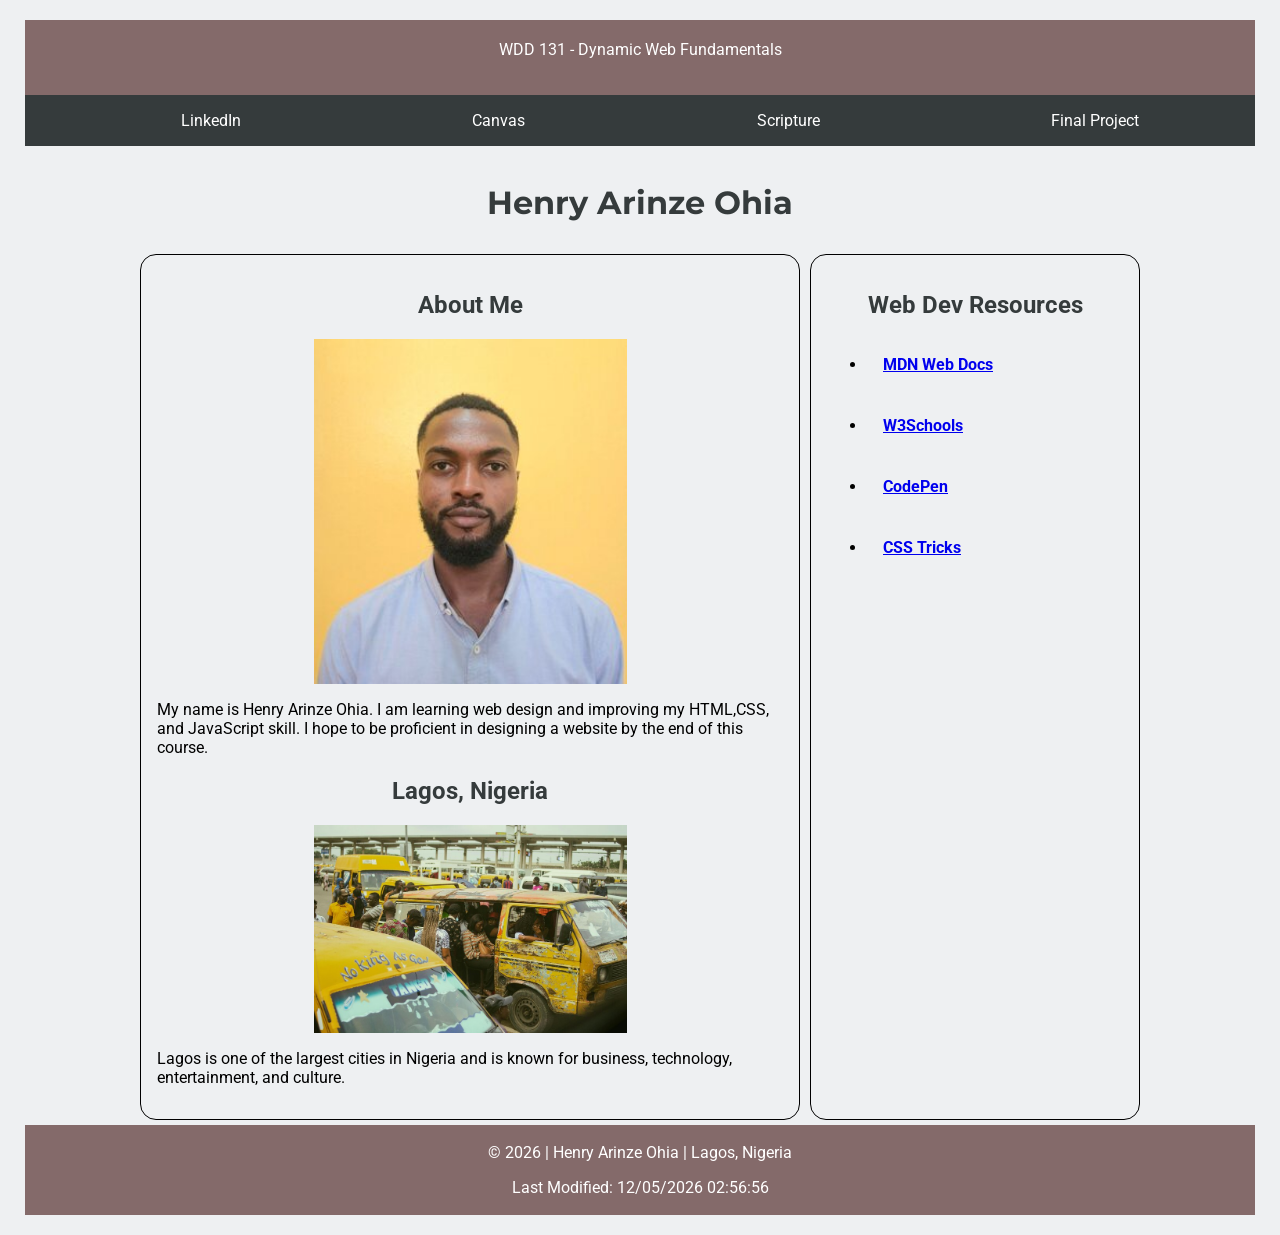
<file: index.html>
<!DOCTYPE html>
<html lang="en">
<head>
    <meta charset="UTF-8">
    <meta name="viewport" content="width=device-width, initial-scale=1.0">
    <meta name="description" content="WDD 131 - Dynamic Web Fundamentals, created my Henry Arinze Ohia on the 6th of May. I am developing and improving my web design skills.">
    <meta name="author" content="Henry Arinze Ohia">

    <title>WDD 131 | Dynamic Web Fundamentals | Henry Ohia</title>

    <link rel="stylesheet" href="styles/base.css">

    <link rel="preconnect" href="https://fonts.googleapis.com">
    <link rel="preconnect" href="https://fonts.gstatic.com" crossorigin>
    <link href="https://fonts.googleapis.com/css2?family=Montserrat:ital,wght@0,100..900;1,100..900&family=Roboto:ital@0;1&display=swap" rel="stylesheet">

    <script src="scripts/getdates.js" defer></script>
</head>
<body>
    <header>
        <span id="course-title">WDD 131 - Dynamic Web Fundamentals</span>
        <nav>
            <ul>
                <li><a href="https://www.linkedin.com/in/henry-ohia-7809a6220/" class="active">LinkedIn</a></li>
                <li><a href=" https://byupw.instructure.com/">Canvas</a></li>
                <li><a href="https://www.churchofjesuschrist.org/study/scriptures/bofm/1-ne/3?lang=eng&id=p7#p7">Scripture</a></li>
                <li><a href="#">Final Project</a></li>
            </ul>
        </nav>
    </header>

    <main>
        <h1>Henry Arinze Ohia</h1>
        <section class="card">
            <h2>About Me</h2>
            <img src="images/rsz_11image1.jpg" alt="My Photo">
            <p>My name is Henry Arinze Ohia. I am learning web design and improving my HTML,CSS, and JavaScript skill. I hope to be proficient in designing a website by the end of this course.</p>
            <h2>Lagos, Nigeria</h2>
            <div class="lag-img"><img src="images/lag-img.jpg" alt="Lagos"></div>
            <p>Lagos is one of the largest cities in Nigeria and is known for business, technology, entertainment, and culture.</p>
        </section>

        <section class="card">
            <h2>Web Dev Resources</h2>
            <ul>
                <li><a href="https://developer.mozilla.org/">MDN Web Docs</a></li>
                <li><a href="https://www.w3schools.com/">W3Schools</a></li>
                <li><a href="https://codepen.io/">CodePen</a></li>
                <li><a href="https://css-tricks.com/">CSS Tricks</a></li>
            </ul>       
        </section>
    </main>

    <footer>
        <p>&copy; <span id="currentyear"></span> | Henry Arinze Ohia | Lagos, Nigeria</p>
        <p id="lastModified"></p>
    </footer>
</body>
</html>
</file>
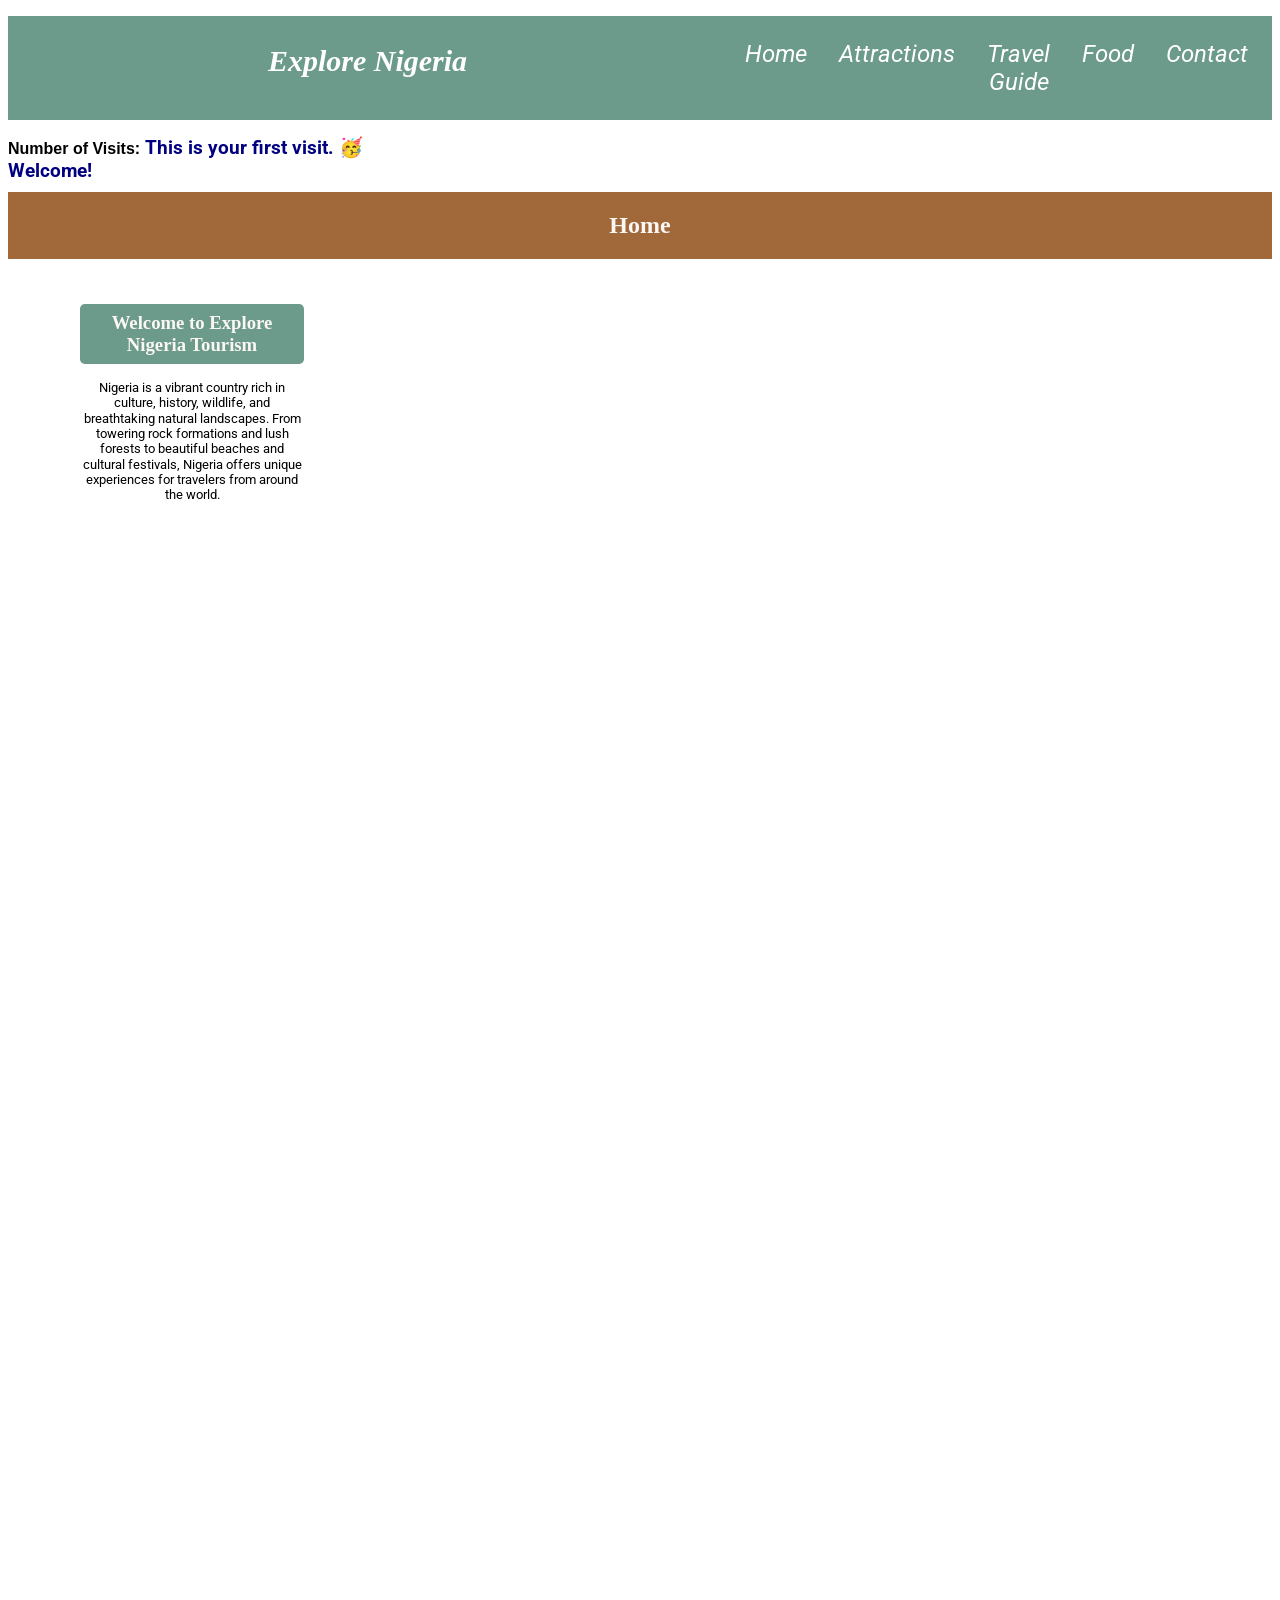
<file: project/index.html>
<!DOCTYPE html>
<html lang="en">
<head>
    <meta charset="UTF-8">
    <meta name="viewport" content="width=device-width, initial-scale=1.0">
    <meta name="description" content="WDD 131 - Dynamic Web Fundamentals, created my Henry Arinze Ohia on the 6th of May. I am developing and improving my web design skills.">
    <meta name="author" content="Henry Arinze Ohia">

    <title>Explore Nigeria</title>

    <link rel="stylesheet" href="styles/explore-nigeria.css">
    <link rel="stylesheet" href="styles/explore-nigeria-large.css">

    <link rel="preconnect" href="https://fonts.googleapis.com">
    <link rel="preconnect" href="https://fonts.gstatic.com" crossorigin>
    <link href="https://fonts.googleapis.com/css2?family=Montserrat:ital,wght@0,100..900;1,100..900&family=Roboto:ital@0;1&display=swap" rel="stylesheet">

    <script src="scripts/explore-nigeria.js" defer></script>
</head>
<body>
    <header>
        <h1 id="course-title">Explore Nigeria</h1>
        <button type="button" id="menu" aria-label="button"></button>
        <nav>
            <ul class="navigation">
                <li><a href="index.html">Home</a></li>
                <li><a href="attractions.html">Attractions</a></li>
                <li><a href="travel-guide.html">Travel Guide</a></li>
                <li><a href="food.html">Food</a></li>
                <li><a href="contact.html">Contact</a></li>
            </ul>
        </nav>
        
    </header>

    <main class="home">
        <p><span class="label">Number of Visits: </span><span class="visits"></span></p>
        <h2>Home</h2>
        <div class="hero">
            <picture>
                <source media="(min-width: 900px)" srcset="images/hero-large2.webp">
                <source media="(min-width: 750px)" srcset="images/hero-large.webp">
                <img src="images/hero-small.webp" alt="Small hero image" width="600" height="800">
            </picture>
        </div>
        <div class="welcome">
            <h3>Welcome to Explore Nigeria Tourism</h3>

            <p> Nigeria is a vibrant country rich in culture, history, wildlife, and breathtaking natural landscapes. From towering rock formations and lush forests to beautiful beaches and cultural festivals, Nigeria offers unique experiences for travelers from around the world. 
            </p> 
            <!-- <p>
                Explore famous tourist destinations, discover hidden gems, and learn about the diverse traditions that make Nigeria one of Africa's most fascinating travel destinations. Whether you're an adventure seeker, a culture enthusiast, or simply looking for a memorable getaway, Nigeria has something to offer everyone.
            </p> -->
        </div>
        
        
        <div class="cards"> 
            <div class="featured">
                <h3>Featured Attractions</h3>
                <a href="attractions.html" class="cta-btn"> Explore Attractions </a>
            </div>
            <article class="card"> 
                <img src="images/olumo-rock.jpg" alt="Olumo Rock" loading="lazy"> 
                <h3>Olumo Rock</h3> 
                <p> Located in Abeokuta, Ogun State, Olumo Rock is one of Nigeria's most famous historical landmarks. It served as a natural fortress for the Egba people during intertribal wars and offers spectacular views of the city. </p> 
            </article> 
            <article class="card"> 
                <img src="images/lcc-img.jpg" alt="Lekki Conservation Centre" loading="lazy"> 
                <h3>Lekki Conservation Centre</h3> 
                <p> Situated in Lagos, this nature reserve is home to Africa's longest canopy walkway. Visitors can enjoy wildlife viewing, nature trails, and a peaceful escape from city life. </p> 
            </article> 
            <article class="card"> 
                <img src="images/500px-Yankari_Entry_Gate.jpg" alt="Yankari National Park" loading="lazy"> 
                <h3>Yankari National Park</h3> 
                <p> Located in Bauchi State, Yankari National Park is Nigeria's premier wildlife destination. Visitors can see elephants, baboons, antelopes, and relax in the famous Wikki Warm Springs. </p> 
            </article>
        </div> 

    </main>
        
    <footer>
        <p>&copy; <span id="currentyear"></span> | Henry Arinze Ohia | Lagos, Nigeria</p>
        <p id="lastModified"></p>
        <p id="currentDate"></p>
        

    </footer>
</body>
</html>
</file>
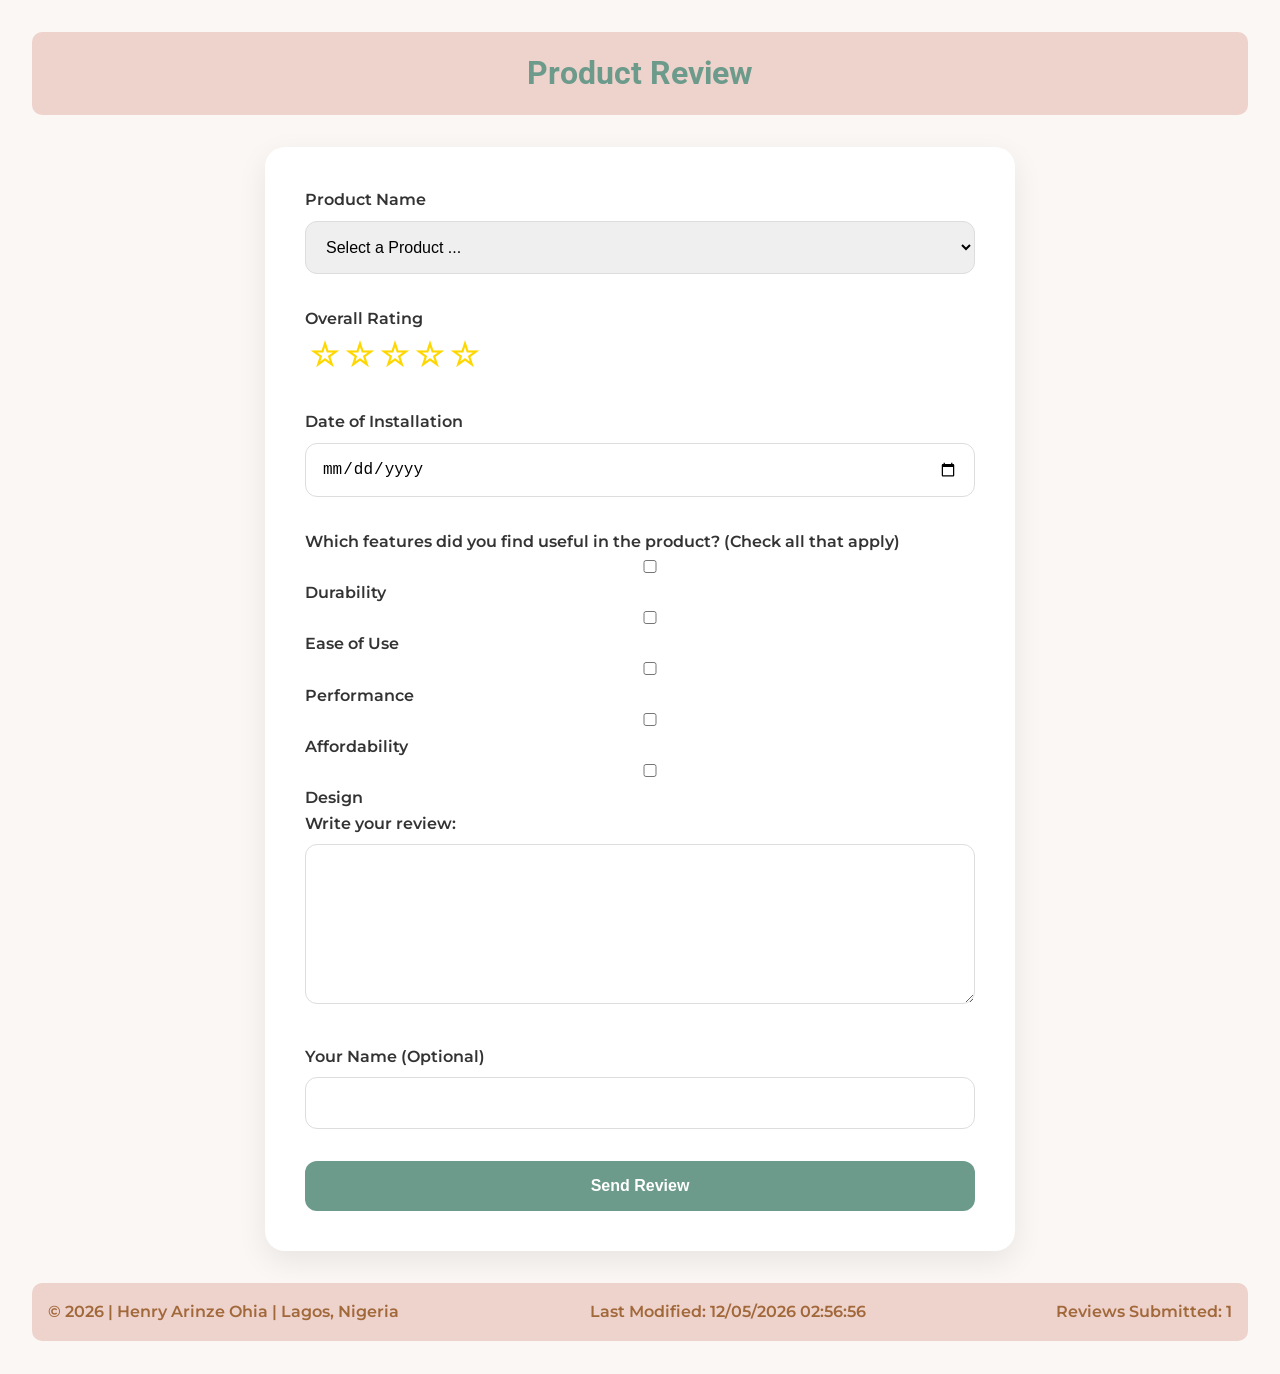
<file: form.html>
<!DOCTYPE html>
<html lang="en">
<head>
    <meta charset="UTF-8">
    <meta name="viewport" content="width=device-width, initial-scale=1.0">

    <meta name="description" content="WDD 131 - Dynamic Web Fundamentals, created my Henry Arinze Ohia on the 6th of May. I am developing and improving my web design skills.">
    <meta name="author" content="Henry Arinze Ohia">
    <title>Product Review Form</title>
    <link rel="stylesheet" href="styles/form.css">
    <link rel="stylesheet" href="styles/form-large.css">

    <link rel="preconnect" href="https://fonts.googleapis.com">
    <link rel="preconnect" href="https://fonts.gstatic.com" crossorigin>
    <link href="https://fonts.googleapis.com/css2?family=Montserrat:ital,wght@0,100..900;1,100..900&family=Roboto:ital@0;1&display=swap" rel="stylesheet">

    <script src="scripts/forms.js" defer></script>


</head>
<body>
    <header>
        <h1>Product Review</h1>
    </header>
    <main>
        <form method="get" action="review.html">

            <fieldset>
                <!-- <legend>Product Information</legend> -->

                <label for="product">Product Name</label>
                <select id="product" name="product" required>
                    <option value="" disabled selected>Select a Product ...</option>
                </select>
            </fieldset>

            <!-- Overall Rating -->

            <fieldset>

                <!-- <legend>Overall Rating</legend> -->

                <label for="rating">Overall Rating</label>
                <div class="stars">
                    <input type="radio" id="fivestar" name="rating" value="5" required><label for="fivestar"></label>
                    <input type="radio" id="fourstar" name="rating" value="4" required><label for="fourstar"></label>
                    <input type="radio" id="threestar" name="rating" value="3" required><label for="threestar"></label>
                    <input type="radio" id="twostar" name="rating" value="2" required><label for="twostar"></label>
                    <input type="radio" id="onestar" name="rating" value="1" required><label for="onestar"></label>
                </div>
            </fieldset>


            <!-- Date of Installation -->

            <fieldset>

                <label for="installation-date">Date of Installation</label>
                <input type="date" id="installation-date" name="installation-date" required>
            </fieldset>


            <!-- Features -->

            <!-- <fieldset> -->

                <!-- <legend>Features</legend> -->

            <div class="checkbox-group">
                    <label for="" class="inline">Which features did you find useful in the product? (Check all that apply)</label>
                    <input type="checkbox" id="feature1" name="features" value="Feature 1">
                    <label for="feature1" class="inline">Durability</label>
                    <input type="checkbox" id="feature2" name="features" value="Feature 2">
                    <label for="feature2" class="inline">Ease of Use</label>
                    <input type="checkbox" id="feature3" name="features" value="Feature 3">
                    <label for="feature3" class="inline">Performance</label>
                    <input type="checkbox" id="feature4" name="features" value="Feature 4">
                    <label for="feature4" class="inline">Affordability</label>
                    <input type="checkbox" id="feature5" name="features" value="Feature 5">
                    <label for="feature5" class="inline">Design</label>
            </div>

                

            <!-- </fieldset> -->

            <!-- Written Review -->

            <fieldset>
                <!-- <legend>Written Review</legend> -->

                <label for="review">Write your review:</label>
                <textarea id="review" name="review" rows="4" cols="50"></textarea>

            </fieldset>

            <!-- User Name -->
            <fieldset>
                <!-- <legend>User Name</legend> -->

                <label for="username">Your Name (Optional)</label>
                <input type="text" id="username" name="username">
            </fieldset>

            <!-- Form Submission Button -->
            <input type="submit" value="Send Review">

        </form>



    </main>
    <footer>
        <p>&copy; <span id="currentyear"></span> | Henry Arinze Ohia | Lagos, Nigeria</p>
        <p id="lastModified"></p>
        <p>Reviews Submitted: <span id="reviewCount"></span></p>
    </footer>
</body>
</html>
</file>
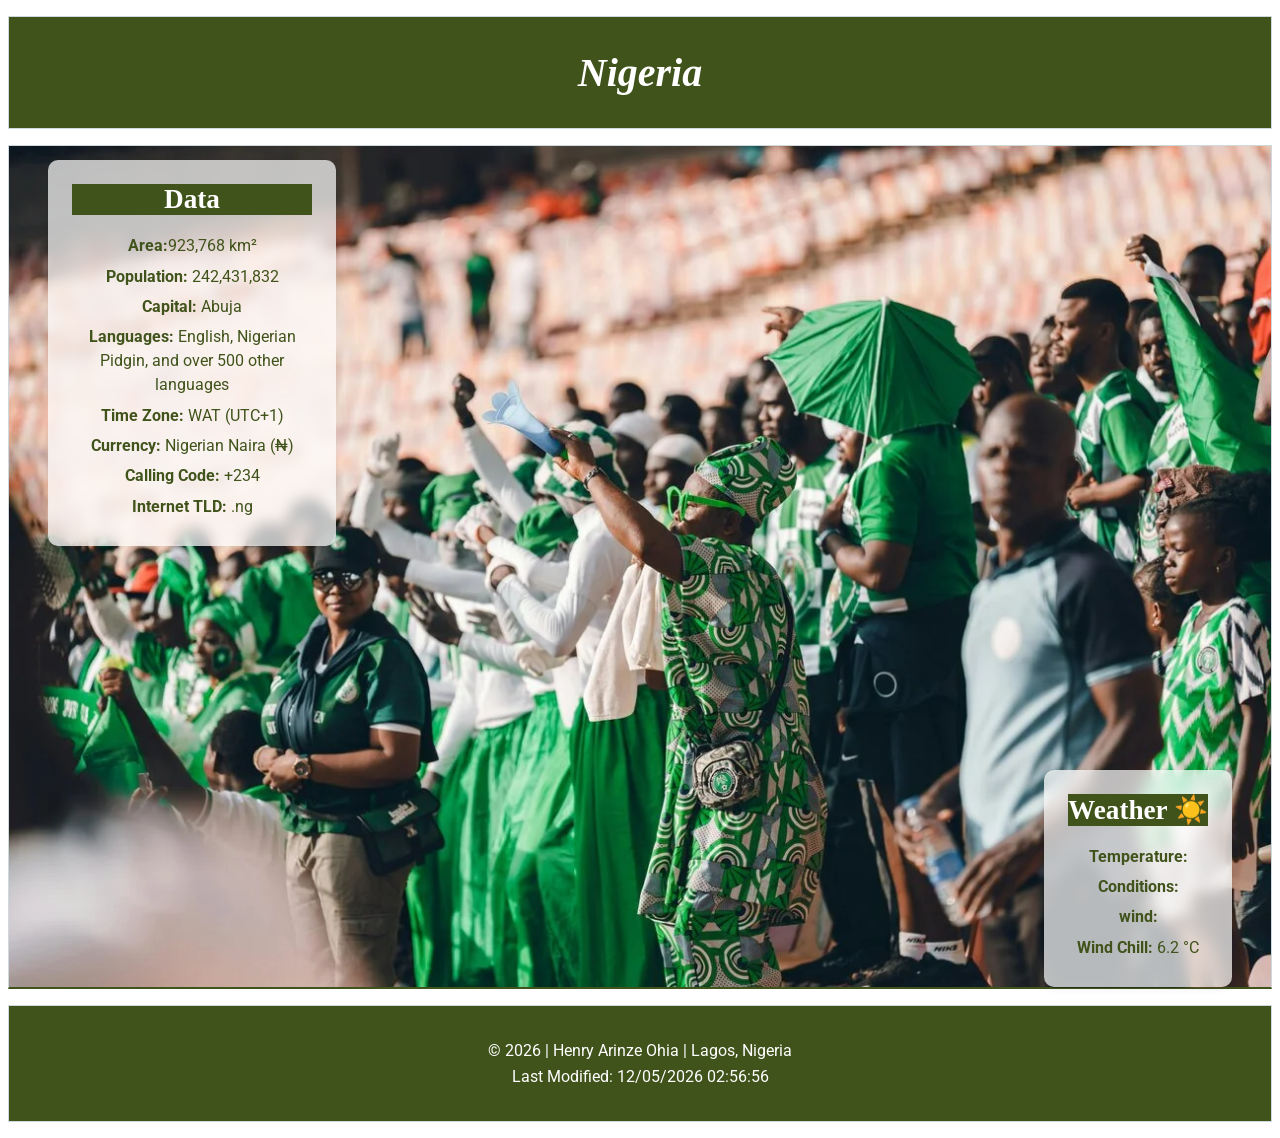
<file: place.html>
<!DOCTYPE html>
<html lang="en">
<head>
    <meta charset="UTF-8">
    <meta name="viewport" content="width=device-width, initial-scale=1.0">
    <meta name="description" content="WDD 131 - Dynamic Web Fundamentals, created my Henry Arinze Ohia on the 6th of May. I am developing and improving my web design skills.">
    <meta name="author" content="Henry Arinze Ohia">

    <title>Country Page</title>

    <link rel="stylesheet" href="styles/place-base.css">
    <link rel="stylesheet" href="styles/place-large.css">

    <link rel="preconnect" href="https://fonts.googleapis.com">
    <link rel="preconnect" href="https://fonts.gstatic.com" crossorigin>
    <link href="https://fonts.googleapis.com/css2?family=Montserrat:ital,wght@0,100..900;1,100..900&family=Roboto:ital@0;1&display=swap" rel="stylesheet">

    <script src="scripts/place.js" defer></script>
</head>
<body>
    <header>
        <h1 id="page-title">Nigeria</h1>

    </header>

    <main>
        <div class="hero">
            <picture>
                <source media="(min-width: 900px)" srcset="images/naija-large.webp">
                <source media="(min-width: 500px)" srcset="images/naija-medium.webp">
                <img src="images/naija-small.webp" alt="Small hero image" width="600" height="800">
            </picture>
        </div>

        <div class="card">
            <h2>Data</h2>

            <p><strong>Area:</strong><span id="area"></span>923,768 km²</p>
            <p><strong>Population:</strong> <span id="population"></span> 242,431,832</p>
            <p><strong>Capital:</strong> <span id="capital">Abuja</span></p>
            <p><strong>Languages:</strong> <span id="language">English, Nigerian Pidgin, and over 500 other languages</span></p>
            <p><strong>Time Zone:</strong> <span id="timezone">WAT (UTC+1)</span></p>
            <p><strong>Currency:</strong> <span id="currency">Nigerian Naira (₦)</span></p>
            <p><strong>Calling Code:</strong> <span id="calling-code">+234</span></p>
            <p><strong>Internet TLD:</strong> <span id="tld">.ng </span></p>
        </div>

        <div class="weather-card">
            <h2>Weather</h2>
            <img src="images/cloud-sun-fill.svg" alt="Sunny Weather Icon" class="weather-icon">

            <p><strong>Temperature:</strong><span id="temperature"></span></p>
            <p><strong>Conditions:</strong> <span id="conditions"></span></p>
            <p><strong>wind:</strong> <span id="wind"></span></p>
            <p><strong>Wind Chill:</strong> <span id="windchill"></span></p>
        </div>

    </main>

    <footer>
        <p>&copy; <span id="currentyear"></span> | Henry Arinze Ohia | Lagos, Nigeria</p>
        <p id="lastModified"></p>
    </footer>
</body>
</html>
</file>
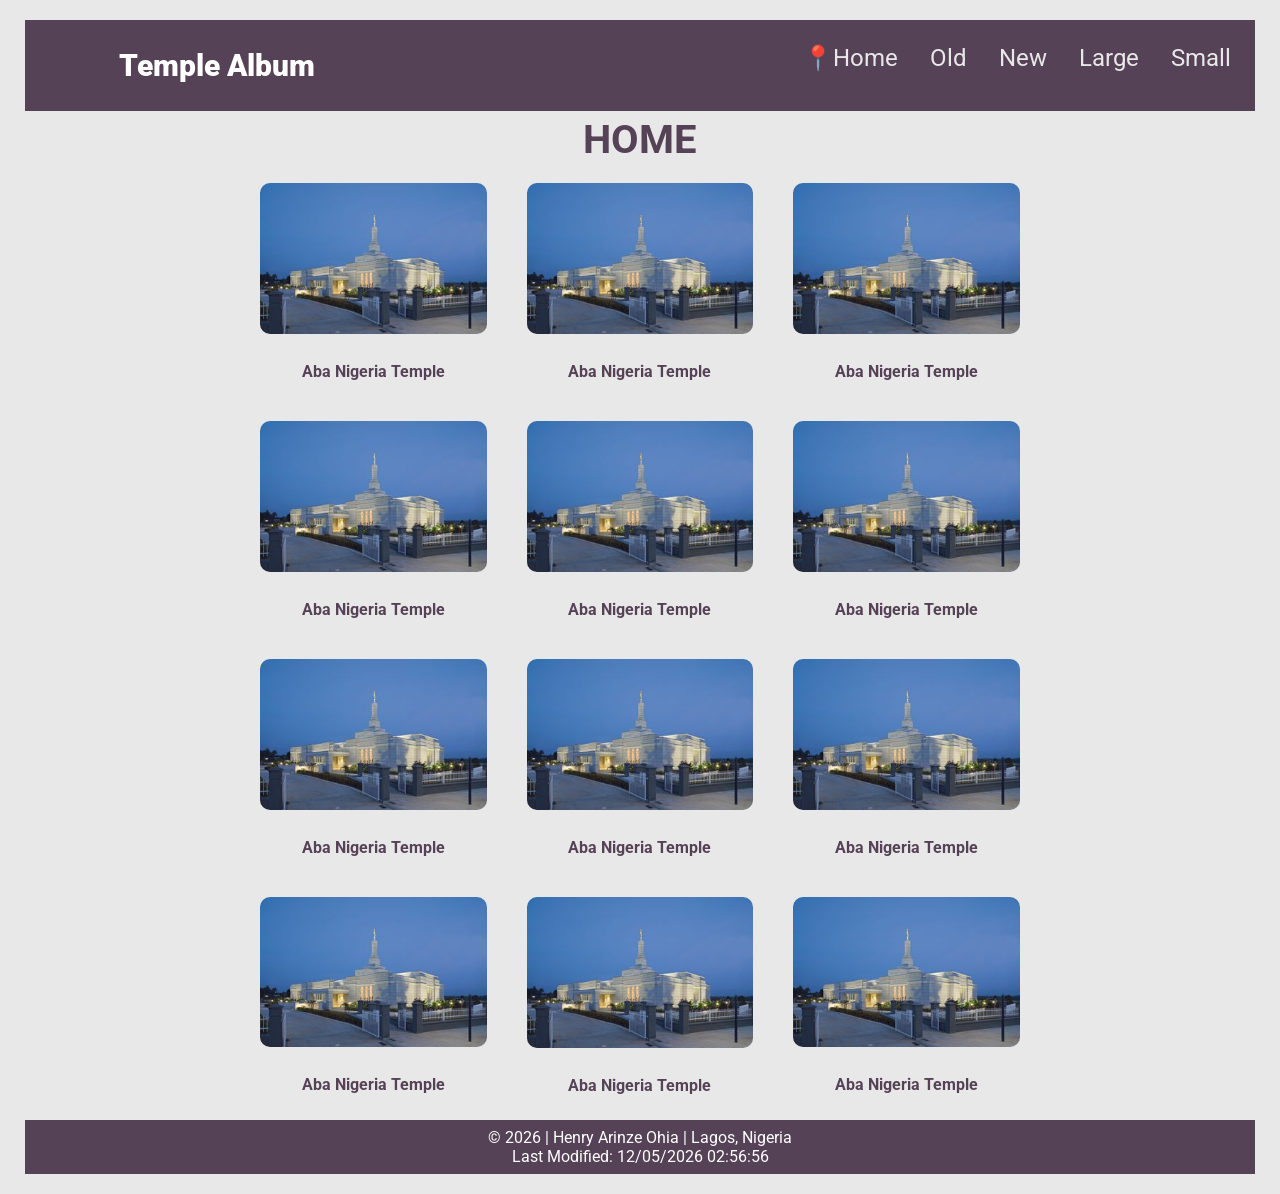
<file: temples.html>
<!DOCTYPE html>
<html lang="en">
<head>
    <meta charset="UTF-8">
    <meta name="viewport" content="width=device-width, initial-scale=1.0">
    <meta name="description" content="WDD 131 - Dynamic Web Fundamentals, created my Henry Arinze Ohia on the 6th of May. I am developing and improving my web design skills.">
    <meta name="author" content="Henry Arinze Ohia">

    <title>Temple Album</title>

    <link rel="stylesheet" href="styles/temples.css">
    <link rel="stylesheet" href="styles/temples-large.css">

    <link rel="preconnect" href="https://fonts.googleapis.com">
    <link rel="preconnect" href="https://fonts.gstatic.com" crossorigin>
    <link href="https://fonts.googleapis.com/css2?family=Montserrat:ital,wght@0,100..900;1,100..900&family=Roboto:ital@0;1&display=swap" rel="stylesheet">

    <script src="scripts/temples.js" defer></script>
</head>
<body>
    <header>
        <span id="course-title">Temple Album</span>
        <button type="button" id="menu" aria-label="button"></button>
        <nav>
            <ul class="navigation">
                <li><a href="#" class="active">Home</a></li>
                <li><a href="#">Old</a></li>
                <li><a href="#">New</a></li>
                <li><a href="#">Large</a></li>
                <li><a href="#">Small</a></li>
            </ul>
        </nav>
    </header>

    <main>
        <h1>HOME</h1>
        <figure>
            <img src="images/aba_nigeria_temple.jpeg" alt="Temple Image">
            <figcaption>Aba Nigeria Temple</figcaption>
        </figure>
        <figure>
            <img src="images/aba_nigeria_temple.jpeg" alt="Temple Image">
            <figcaption>Aba Nigeria Temple</figcaption>
        </figure>
        <figure>
            <img src="images/aba_nigeria_temple.jpeg" alt="Temple Image">
            <figcaption>Aba Nigeria Temple</figcaption>
        </figure>
        <figure>
            <img src="images/aba_nigeria_temple.jpeg" alt="Temple Image">
            <figcaption>Aba Nigeria Temple</figcaption>
        </figure>
        <figure>
            <img src="images/aba_nigeria_temple.jpeg" alt="Temple Image">
            <figcaption>Aba Nigeria Temple</figcaption>
        </figure>
        <figure>
            <img src="images/aba_nigeria_temple.jpeg" alt="Temple Image">
            <figcaption>Aba Nigeria Temple</figcaption>
        </figure>
        <figure>
            <img src="images/aba_nigeria_temple.jpeg" alt="Temple Image">
            <figcaption>Aba Nigeria Temple</figcaption>
        </figure>
        <figure>
            <img src="images/aba_nigeria_temple.jpeg" alt="Temple Image">
            <figcaption>Aba Nigeria Temple</figcaption>
        </figure>
        <figure>
            <img src="images/aba_nigeria_temple.jpeg" alt="Temple Image">
            <figcaption>Aba Nigeria Temple</figcaption>
        </figure>
        <figure>
            <img src="images/aba_nigeria_temple.jpeg" alt="Temple Image">
            <figcaption>Aba Nigeria Temple</figcaption>
        </figure>
        <figure>
            <img src="images/aba_nigeria_temple.jpeg" alt="Temple Image">
            <figcaption>Aba Nigeria Temple</figcaption>
        </figure>
        <figure>
            <img src="images/aba_nigeria_temple.jpeg" alt="Temple Image">
            <figcaption>Aba Nigeria Temple</figcaption>
        </figure>
    </main>

    <footer>
        <p>&copy; <span id="currentyear"></span> | Henry Arinze Ohia | Lagos, Nigeria</p>
        <p id="lastModified"></p>
    </footer>
</body>
</html>
</file>
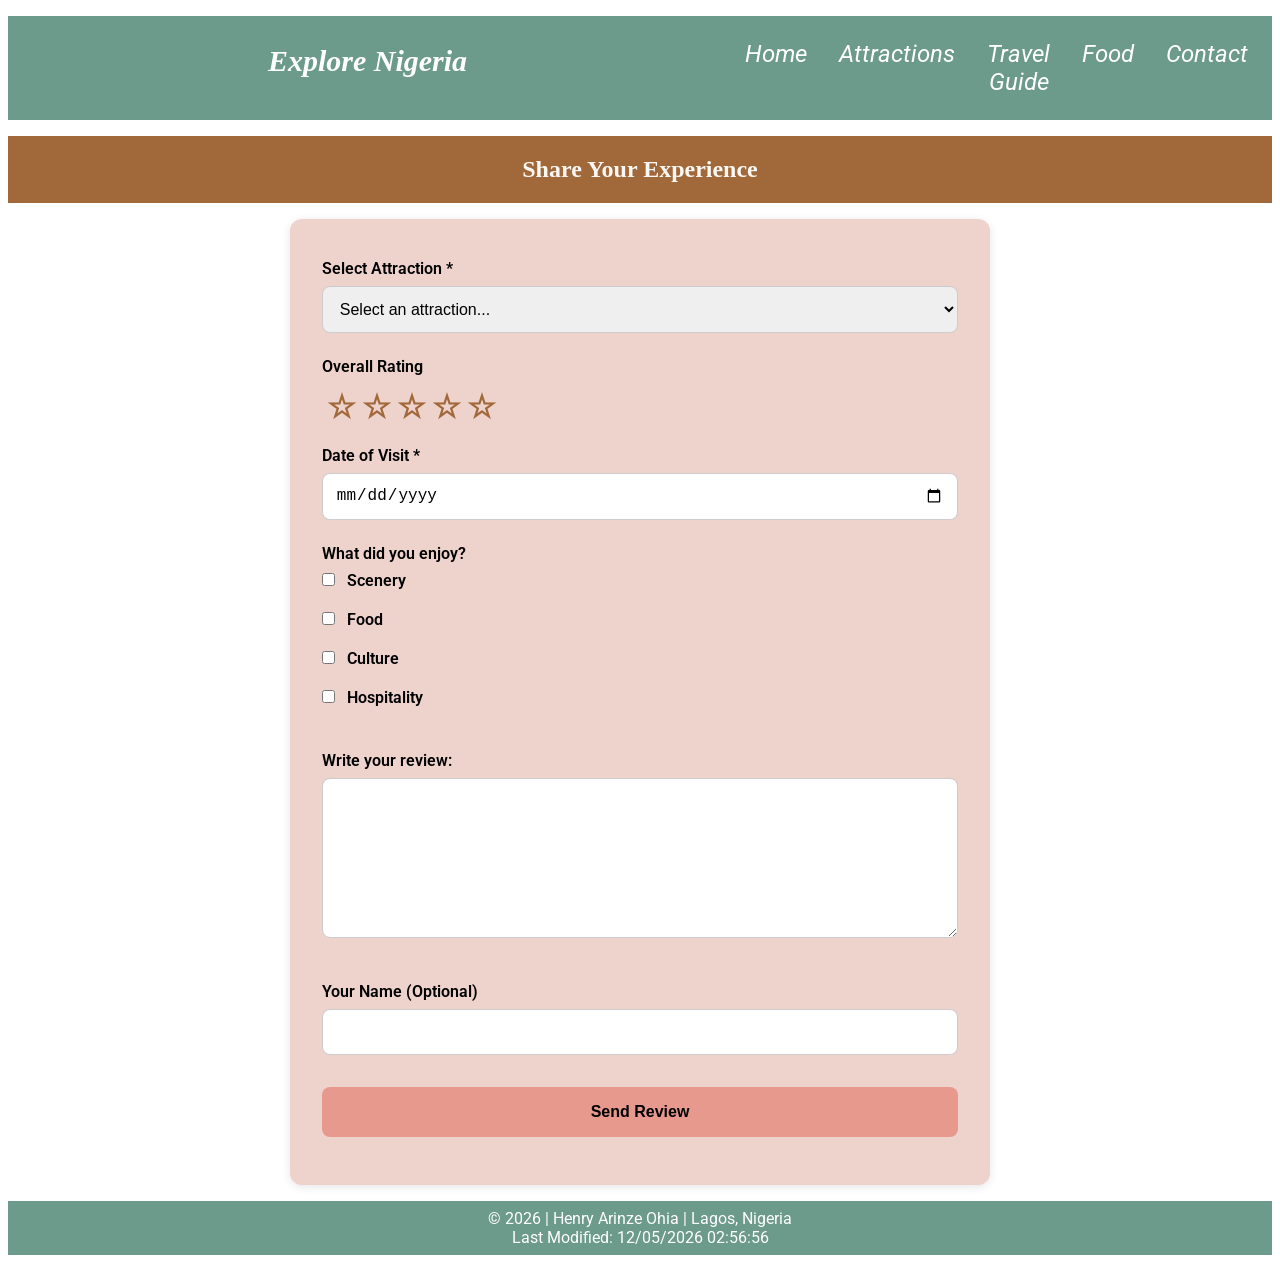
<file: project/contact.html>
<!DOCTYPE html>
<html lang="en">
<head>
    <meta charset="UTF-8">
    <meta name="viewport" content="width=device-width, initial-scale=1.0">
    <meta name="description" content="WDD 131 - Dynamic Web Fundamentals, created my Henry Arinze Ohia on the 6th of May. I am developing and improving my web design skills.">
    <meta name="author" content="Henry Arinze Ohia">

    <title>Explore Nigeria</title>

    <link rel="stylesheet" href="styles/explore-nigeria.css">
    <link rel="stylesheet" href="styles/explore-nigeria-large.css">

    <link rel="preconnect" href="https://fonts.googleapis.com">
    <link rel="preconnect" href="https://fonts.gstatic.com" crossorigin>
    <link href="https://fonts.googleapis.com/css2?family=Montserrat:ital,wght@0,100..900;1,100..900&family=Roboto:ital@0;1&display=swap" rel="stylesheet">

    <script src="scripts/explore-nigeria.js" defer></script>
    <script src="scripts/form.js" defer></script>
</head>
<body>
    <header>
        <h1 id="course-title">Explore Nigeria</h1>
        <button type="button" id="menu" aria-label="button"></button>
        <nav>
            <ul class="navigation">
                <li><a href="index.html">Home</a></li>
                <li><a href="attractions.html">Attractions</a></li>
                <li><a href="travel-guide.html">Travel Guide</a></li>
                <li><a href="food.html">Food</a></li>
                <li><a href="contact.html">Contact</a></li>
            </ul>
        </nav>
    </header>

    <main>
        <h2>Share Your Experience</h2>

        <form method="get" action="review.html">

            <!-- Attraction -->
            <label for="attraction">
                Select Attraction *
            </label>

            <select id="attraction2" name="attraction" required>

                <option value="" disabled selected>
                    Select an attraction...
                </option>

            </select>

            

            <!-- Rating -->
            <fieldset>

                <!-- <legend>Overall Rating</legend> -->

                <label for="rating">Overall Rating</label>
                <div class="stars">
                    <input type="radio" id="fivestar" name="rating" value="5" required><label for="fivestar"></label>
                    <input type="radio" id="fourstar" name="rating" value="4" required><label for="fourstar"></label>
                    <input type="radio" id="threestar" name="rating" value="3" required><label for="threestar"></label>
                    <input type="radio" id="twostar" name="rating" value="2" required><label for="twostar"></label>
                    <input type="radio" id="onestar" name="rating" value="1" required><label for="onestar"></label>
                </div>
            </fieldset>

            <!-- Visit Date -->
            <label for="date">
                Date of Visit *
            </label>

            <input type="date" id="date" name="date" required>

            <!-- Features -->
            <fieldset class="checkbox-group">

                <label>What did you enjoy?</label>

                <label><input type="checkbox" name="features" value="Scenery"> Scenery</label>
                <label><input type="checkbox" name="features" value="Food"> Food</label>
                <label><input type="checkbox" name="features" value="Culture"> Culture</label>
                <label><input type="checkbox" name="features" value="Hospitality"> Hospitality</label>

            </fieldset>

        <!-- Written Review -->

                <fieldset>
                    <!-- <legend>Written Review</legend> -->

                    <label for="review">Write your review:</label>
                    <textarea id="review" name="review" rows="4" cols="50"></textarea>

                </fieldset>

                <!-- User Name -->
                <fieldset>
                    <!-- <legend>User Name</legend> -->

                    <label for="username">Your Name (Optional)</label>
                    <input type="text" id="username" name="username">
                </fieldset>

                <!-- Form Submission Button -->
                <input type="submit" value="Send Review">

        </form>
           
    </main>
        

    <footer>
        <p>&copy; <span id="currentyear"></span> | Henry Arinze Ohia | Lagos, Nigeria</p>
        <p id="lastModified"></p>
        <p id="reviewCount"></p>
    </footer>
</body>
</html>
</file>
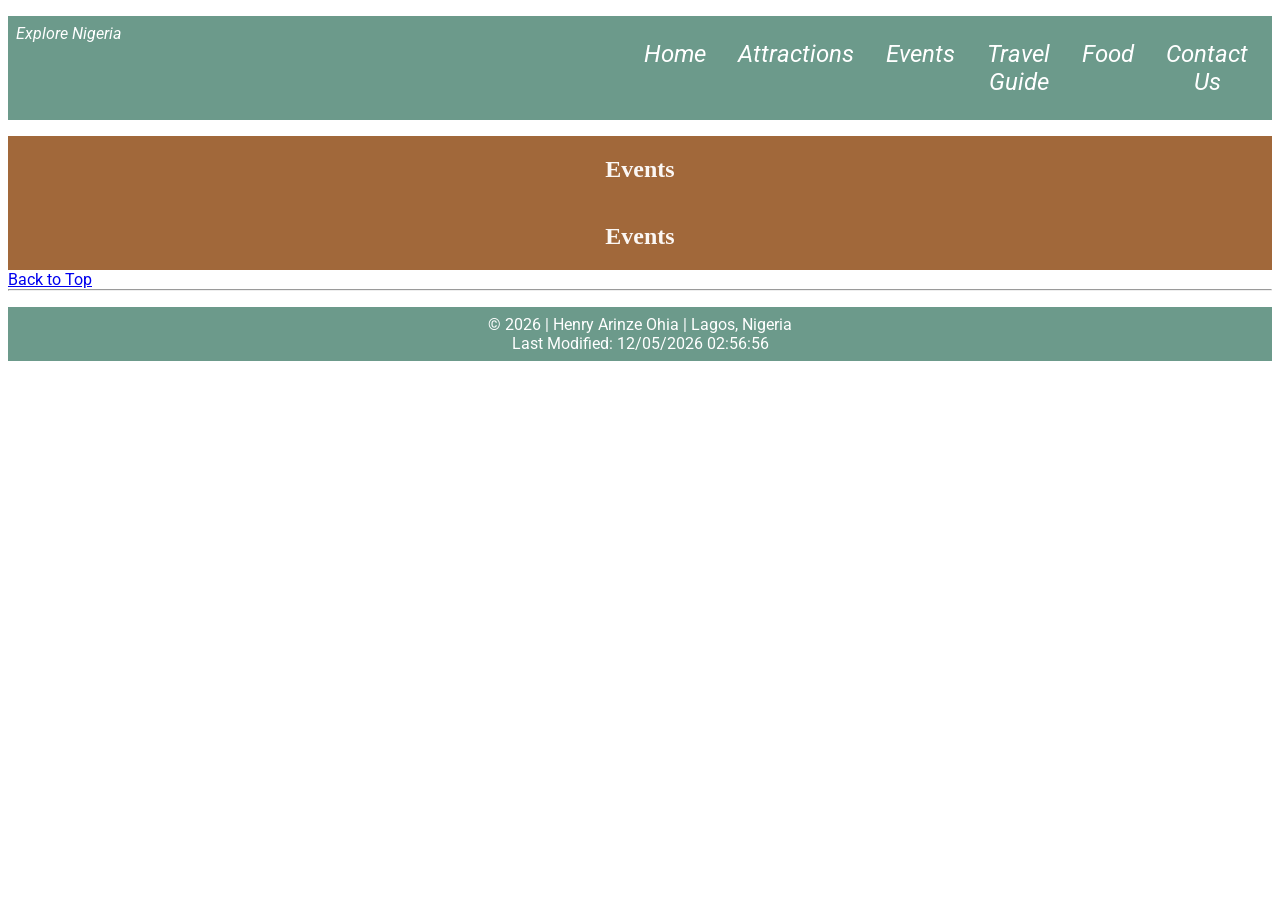
<file: project/events.html>
<!DOCTYPE html>
<html lang="en">
<head>
    <meta charset="UTF-8">
    <meta name="viewport" content="width=device-width, initial-scale=1.0">
    <meta name="description" content="WDD 131 - Dynamic Web Fundamentals, created my Henry Arinze Ohia on the 6th of May. I am developing and improving my web design skills.">
    <meta name="author" content="Henry Arinze Ohia">

    <title>Explore Nigeria</title>

    <link rel="stylesheet" href="styles/explore-nigeria.css">
    <link rel="stylesheet" href="styles/explore-nigeria-large.css">

    <link rel="preconnect" href="https://fonts.googleapis.com">
    <link rel="preconnect" href="https://fonts.gstatic.com" crossorigin>
    <link href="https://fonts.googleapis.com/css2?family=Montserrat:ital,wght@0,100..900;1,100..900&family=Roboto:ital@0;1&display=swap" rel="stylesheet">

    <script src="scripts/explore-nigeria.js" defer></script>
</head>
<body>
    <header>
        <span id="course-title">Explore Nigeria</span>
        <button type="button" id="menu" aria-label="button"></button>
        <nav>
            <ul class="navigation">
                <li><a href="index.html">Home</a></li>
                <li><a href="attractions.html">Attractions</a></li>
                <li><a href="events.html">Events</a></li>
                <li><a href="travel-guide.html">Travel Guide</a></li>
                <li><a href="food.html">Food</a></li>
                <li><a href="contact.html">Contact Us</a></li>
            </ul>
        </nav>
    </header>

    <main>
        <h2>Events</h2>

         <section>
            <h2 id="events">Events</h2>
        </section>
        <nav><span><a href="#top">Back to Top</a></span></nav>
        <hr>
        <p id="reviewCount"></p>
        <section>
    </main>
        

    <footer>
        <p>&copy; <span id="currentyear"></span> | Henry Arinze Ohia | Lagos, Nigeria</p>
        <p id="lastModified"></p>
    </footer>
</body>
</html>
</file>
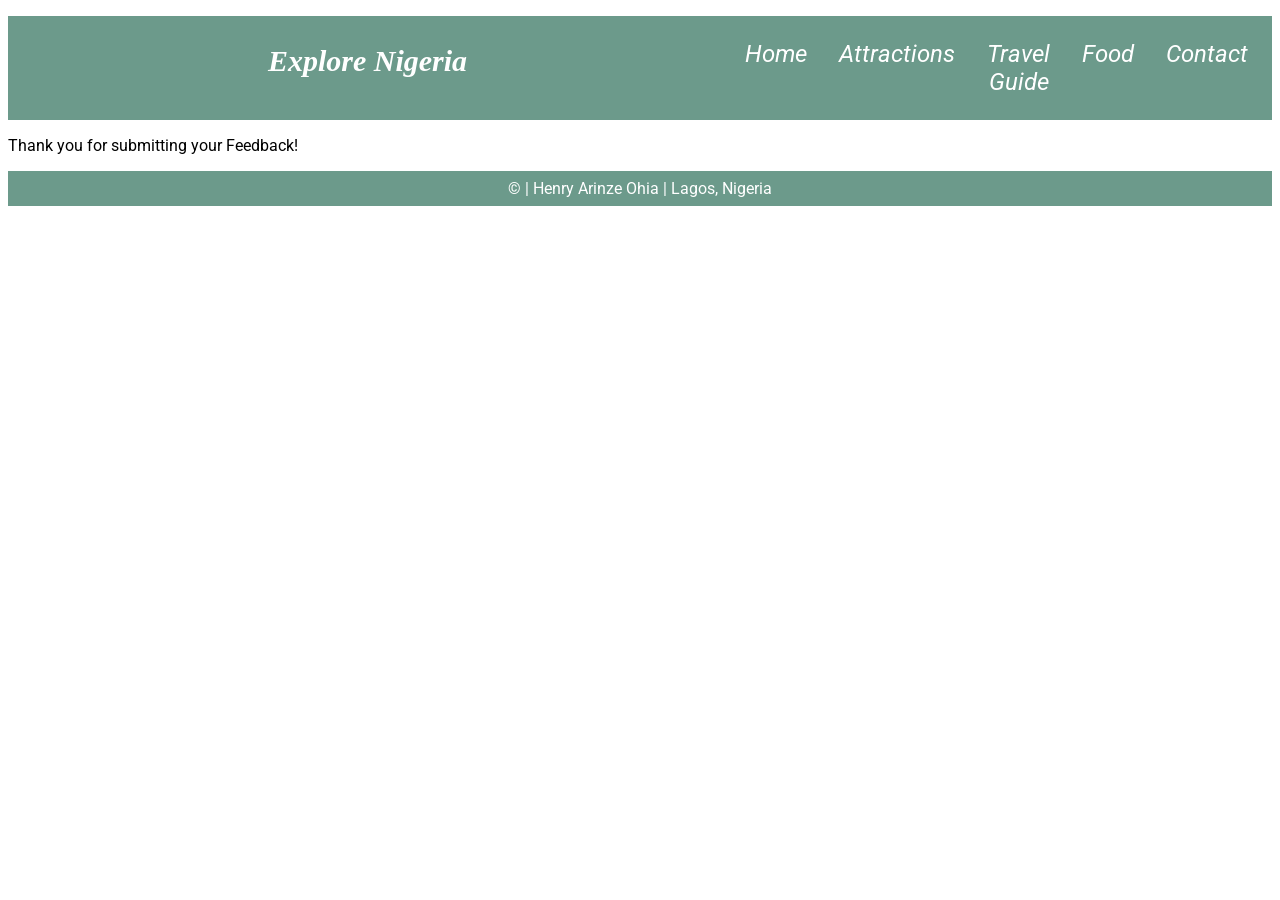
<file: project/review.html>
<!DOCTYPE html>
<html lang="en">
<head>
    <meta charset="UTF-8">
    <meta name="viewport" content="width=device-width, initial-scale=1.0">
    <meta name="description" content="WDD 131 - Dynamic Web Fundamentals, created my Henry Arinze Ohia on the 6th of May. I am developing and improving my web design skills.">
    <meta name="author" content="Henry Arinze Ohia">
    <title>Review Page</title>

    <link rel="stylesheet" href="styles/explore-nigeria.css">
    <link rel="stylesheet" href="styles/explore-nigeria-large.css">

    <link rel="preconnect" href="https://fonts.googleapis.com">
    <link rel="preconnect" href="https://fonts.gstatic.com" crossorigin>
    <link href="https://fonts.googleapis.com/css2?family=Montserrat:ital,wght@0,100..900;1,100..900&family=Roboto:ital@0;1&display=swap" rel="stylesheet">
</head>
<body>
    <header>
        <h1 id="course-title">Explore Nigeria</h1>
        <button type="button" id="menu" aria-label="button"></button>
        <nav>
            <ul class="navigation">
                <li><a href="index.html">Home</a></li>
                <li><a href="attractions.html">Attractions</a></li>
                <li><a href="travel-guide.html">Travel Guide</a></li>
                <li><a href="food.html">Food</a></li>
                <li><a href="contact.html">Contact</a></li>
            </ul>
        </nav>
    </header>
    <main>
        <p>Thank you for submitting your Feedback!</p>

    </main>
    <footer>
        <p>&copy; <span id="currentyear"></span> | Henry Arinze Ohia | Lagos, Nigeria</p>
        <p id="lastModified"></p>
        <p id="reviewCount"></p>
    </footer>
</body>
</html>
</file>
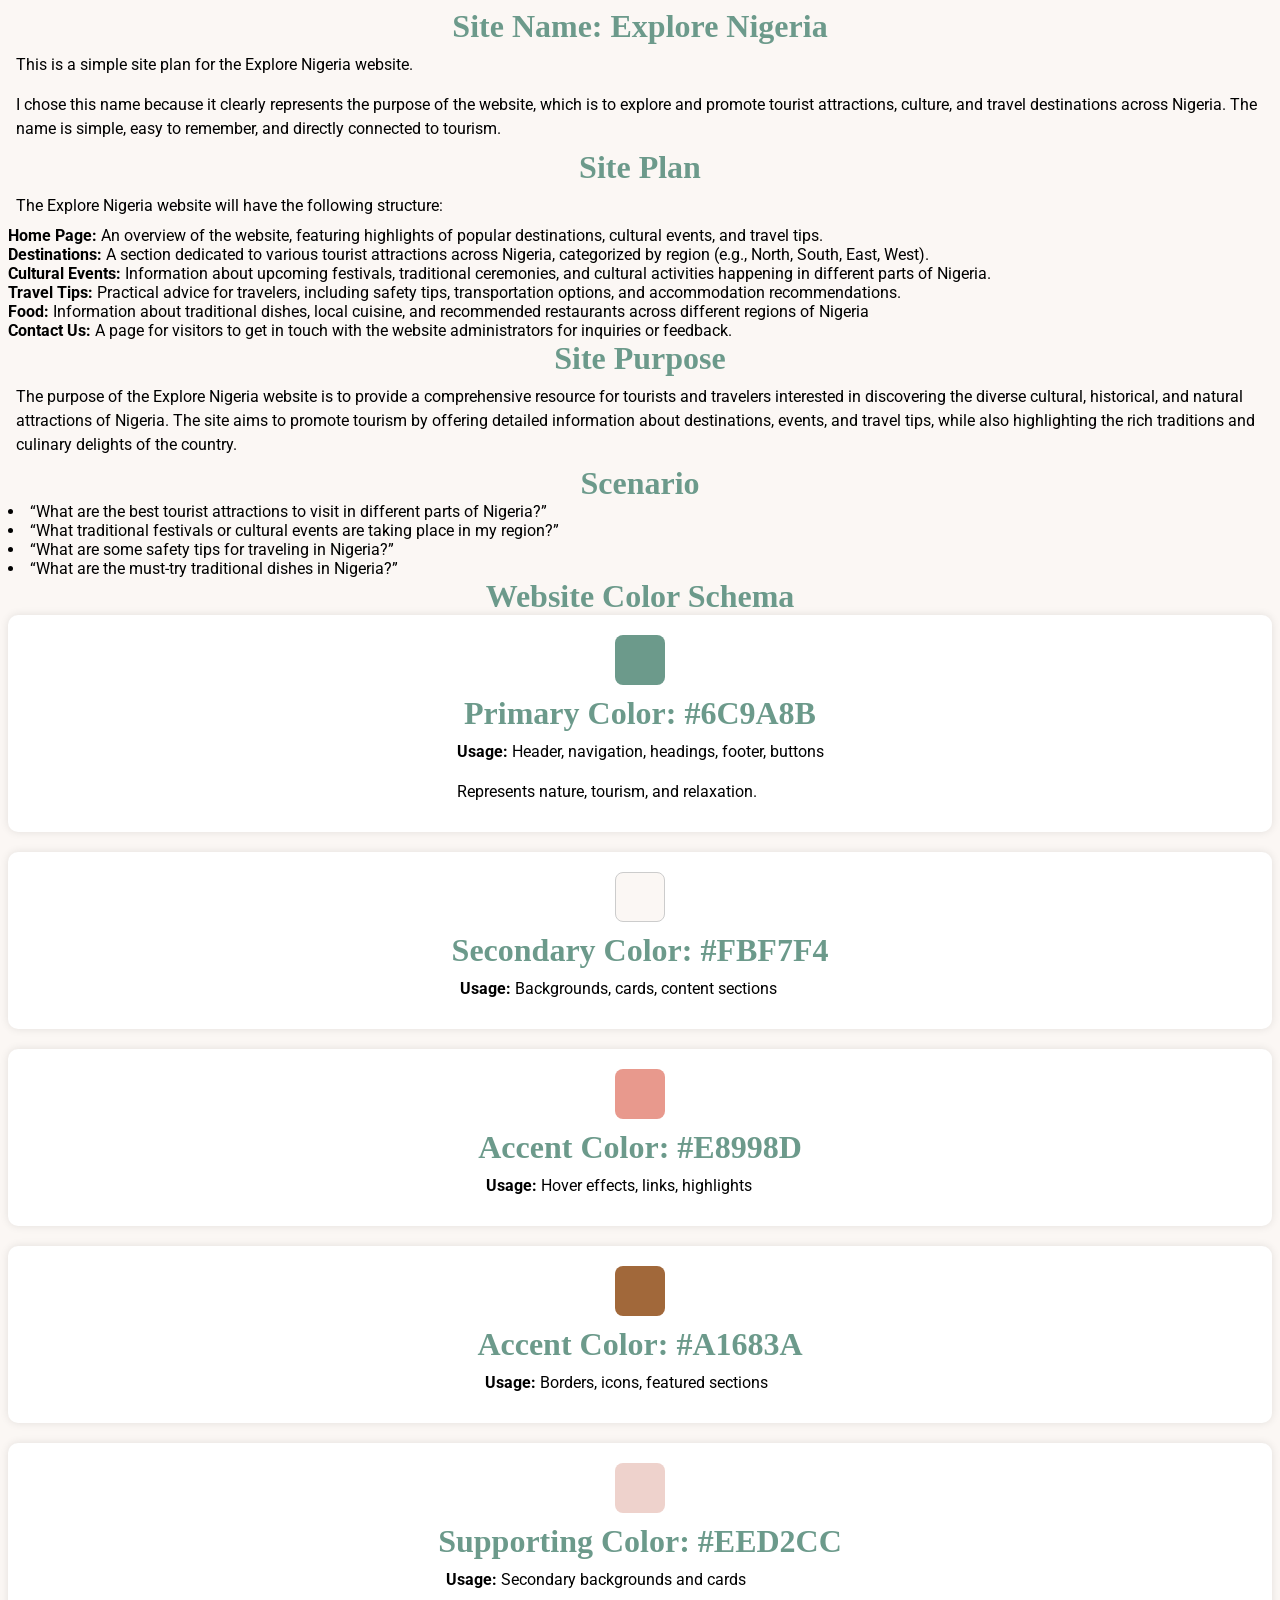
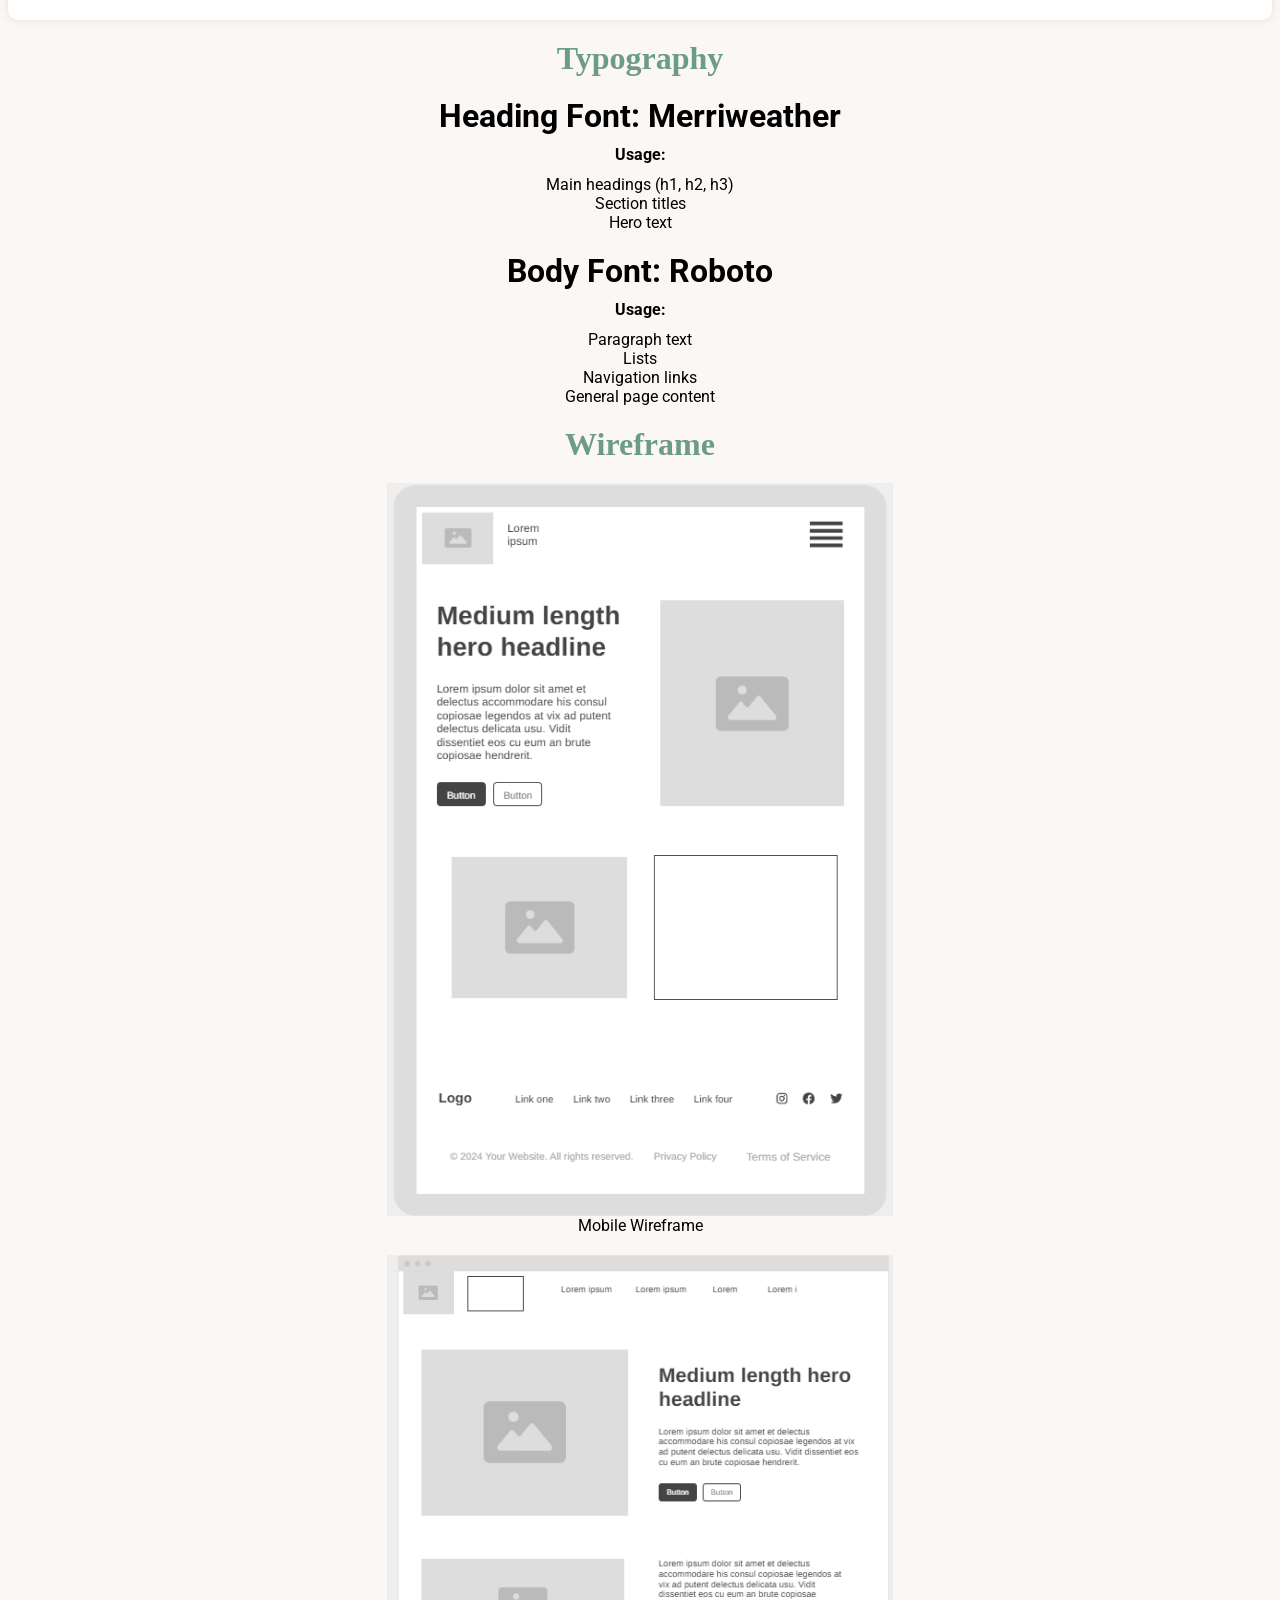
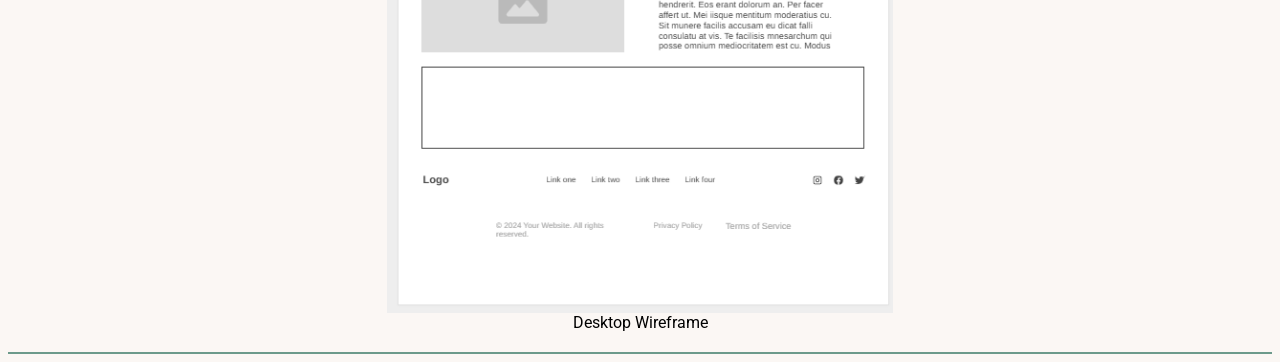
<file: project/siteplan.html>
<!DOCTYPE html>
<html lang="en">
<head>
    <meta charset="UTF-8">
    <meta name="viewport" content="width=device-width, initial-scale=1.0">
    
    <link rel="preconnect" href="https://fonts.googleapis.com">
    <link rel="preconnect" href="https://fonts.gstatic.com" crossorigin>
    <link href="https://fonts.googleapis.com/css2?family=Montserrat:ital,wght@0,100..900;1,100..900&family=Roboto:ital@0;1&display=swap" rel="stylesheet">
    <link rel="stylesheet" href="styles/site-plan.css">
    <title>Explore Nigeria Site Plan</title>
</head>
<body>
    <header>
        <h1>Site Name: Explore Nigeria</h1>
        <p>This is a simple site plan for the Explore Nigeria website.</p>
        <p>I chose this name because it clearly represents the purpose of the website, which is to explore and promote tourist attractions, culture, and travel destinations across Nigeria. The name is simple, easy to remember, and directly connected to tourism.</p>
    </header>
    <main>
        <h2>Site Plan</h2>
        <p>The Explore Nigeria website will have the following structure:</p>
        <ul>
            <li><strong>Home Page:</strong> An overview of the website, featuring highlights of popular destinations, cultural events, and travel tips.</li>
            <li><strong>Destinations:</strong> A section dedicated to various tourist attractions across Nigeria, categorized by region (e.g., North, South, East, West).</li>
            <li><strong>Cultural Events:</strong> Information about upcoming festivals, traditional ceremonies, and cultural activities happening in different parts of Nigeria.</li>
            <li><strong>Travel Tips:</strong> Practical advice for travelers, including safety tips, transportation options, and accommodation recommendations.</li>
            <li><strong>Food:</strong> Information about traditional dishes, local cuisine, and recommended restaurants across different regions of Nigeria</li>
            <li><strong>Contact Us:</strong> A page for visitors to get in touch with the website administrators for inquiries or feedback.</li>
        </ul>

        <h2>Site Purpose</h2>
        <p>The purpose of the Explore Nigeria website is to provide a comprehensive resource for tourists and travelers interested in discovering the diverse cultural, historical, and natural attractions of Nigeria. The site aims to promote tourism by offering detailed information about destinations, events, and travel tips, while also highlighting the rich traditions and culinary delights of the country.</p>

        <h2>Scenario</h2>
        <li>“What are the best tourist attractions to visit in different parts of Nigeria?”</li>
        <li>“What traditional festivals or cultural events are taking place in my region?”</li>
        <li>“What are some safety tips for traveling in Nigeria?”</li>
        <li>“What are the must-try traditional dishes in Nigeria?”</li>


         <h2>Website Color Schema</h2>

        <div class="color-card">
            <div class="swatch green"></div>
            <div>
                <h2>Primary Color: #6C9A8B</h2>

                <p><strong>Usage:</strong> Header, navigation, headings, footer, buttons</p>

                <p>Represents nature, tourism, and relaxation.</p>
            </div>
        </div>

        <div class="color-card">
            <div class="swatch offwhite"></div>
            <div>
                <h2>Secondary Color: #FBF7F4</h2>
                <p><strong>Usage:</strong> Backgrounds, cards, content sections</p>
            </div>
        </div>

        <div class="color-card">
            <div class="swatch coral"></div>
            <div>
                <h2>Accent Color: #E8998D</h2>
                <p><strong>Usage:</strong> Hover effects, links, highlights</p>
            </div>
        </div>

        <div class="color-card">
            <div class="swatch brown"></div>
            <div>
                <h2>Accent Color: #A1683A</h2>
                <p><strong>Usage:</strong> Borders, icons, featured sections</p>
            </div>
        </div>

        <div class="color-card">
            <div class="swatch blush"></div>
            <div>
                <h2>Supporting Color: #EED2CC</h2>
                <p><strong>Usage:</strong> Secondary backgrounds and cards</p>
            </div>
        </div>
        
    <h2>Typography</h2> 
        <div class="section"> 
            <h3>Heading Font: Merriweather</h3> <p><strong>Usage:</strong></p> 
            <ul> 
                <li>Main headings (h1, h2, h3)</li> <li>Section titles</li> 
                <li>Hero text</li> 
            </ul> 
        </div> 
        <div class="section"> 
            <h3>Body Font: Roboto</h3>
            <p><strong>Usage:</strong></p> 
            <ul> <li>Paragraph text</li> 
                <li>Lists</li> 
                <li>Navigation links</li> 
                <li>General page content</li> 
            </ul> 
        </div>

        
    <div>
        <h2>Wireframe</h2>
        <figure>
            <img src="images/mobile.png" alt="Wireframe of Explore Nigeria website">
            <figcaption>Mobile Wireframe</figcaption>
        </figure>
        <figure>
            <img src="images/desktop.png" alt="Wireframe of Explore Nigeria website">
            <figcaption>Desktop Wireframe</figcaption>
        </figure>
    </div>
    </main>



</body>
</html>
</file>
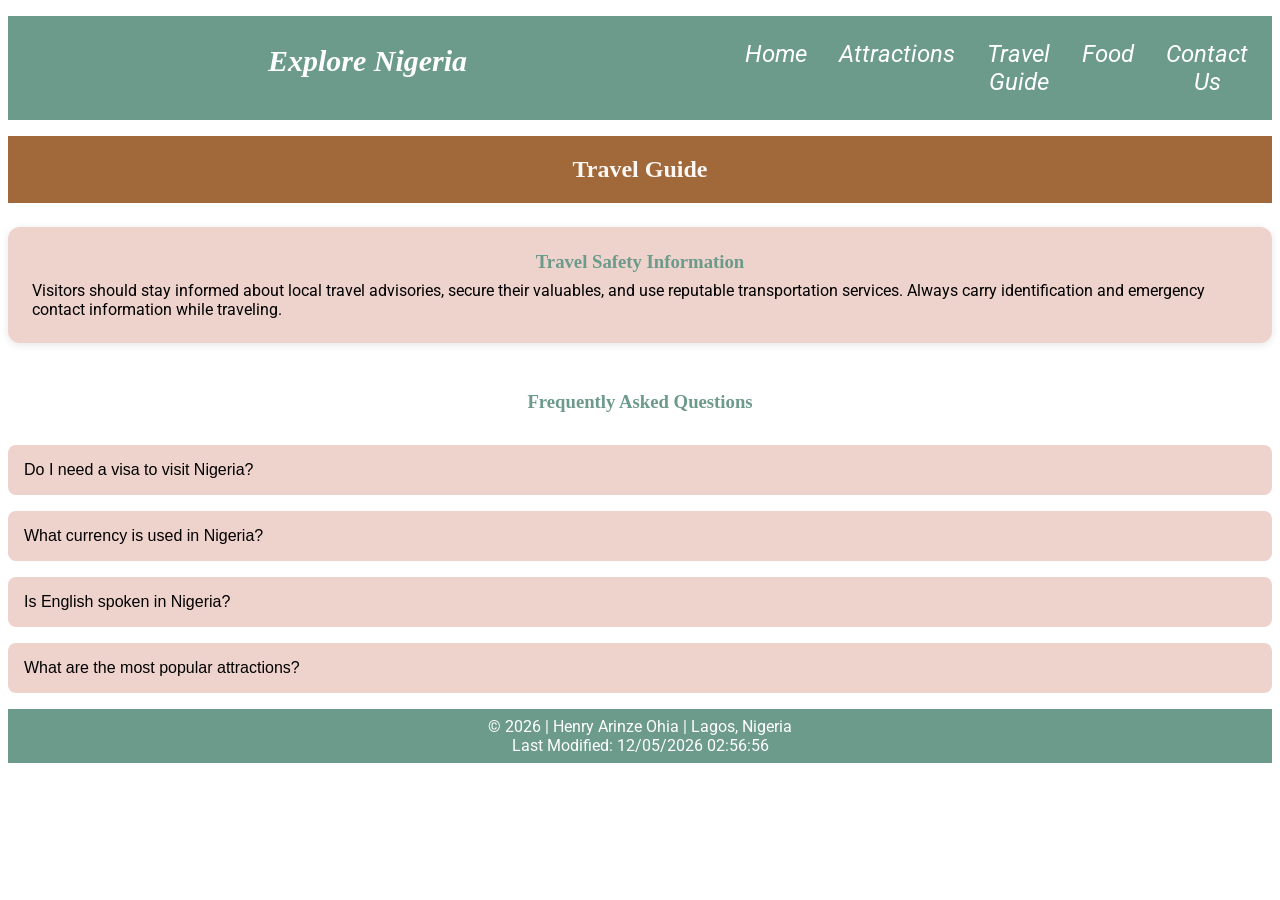
<file: project/travel-guide.html>
<!DOCTYPE html>
<html lang="en">
<head>
    <meta charset="UTF-8">
    <meta name="viewport" content="width=device-width, initial-scale=1.0">
    <meta name="description" content="WDD 131 - Dynamic Web Fundamentals, created my Henry Arinze Ohia on the 6th of May. I am developing and improving my web design skills.">
    <meta name="author" content="Henry Arinze Ohia">

    <title>Explore Nigeria</title>

    <link rel="stylesheet" href="styles/explore-nigeria.css">
    <link rel="stylesheet" href="styles/explore-nigeria-large.css">

    <link rel="preconnect" href="https://fonts.googleapis.com">
    <link rel="preconnect" href="https://fonts.gstatic.com" crossorigin>
    <link href="https://fonts.googleapis.com/css2?family=Montserrat:ital,wght@0,100..900;1,100..900&family=Roboto:ital@0;1&display=swap" rel="stylesheet">

    <script src="scripts/explore-nigeria.js" defer></script>
</head>
<body>
    <header>
        <h1 id="course-title">Explore Nigeria</h1>
        <button type="button" id="menu" aria-label="button"></button>
        <nav>
            <ul class="navigation">
                <li><a href="index.html">Home</a></li>
                <li><a href="attractions.html">Attractions</a></li>
                <li><a href="travel-guide.html">Travel Guide</a></li>
                <li><a href="food.html">Food</a></li>
                <li><a href="contact.html">Contact Us</a></li>
            </ul>
        </nav>
    </header>

    <main>
        <h2>Travel Guide</h2>
        <section class="guide-section">
            

            <h3>Travel Safety Information</h3>

            <p>
                Visitors should stay informed about local travel
                advisories, secure their valuables, and use reputable
                transportation services. Always carry identification
                and emergency contact information while traveling.
            </p>

        </section>


        <!-- FAQ Section -->

        <section class="faq">

            <h3>Frequently Asked Questions</h3>

            <div class="faq-item">

                <button class="question">
                    Do I need a visa to visit Nigeria?
                </button>

                <div class="answer">
                    Most international visitors require a visa before
                    entering Nigeria. Check with the nearest Nigerian
                    embassy or consulate for current requirements.
                </div>

            </div>

            <div class="faq-item">

                <button class="question">
                    What currency is used in Nigeria?
                </button>

                <div class="answer">
                    Nigeria uses the Nigerian Naira (₦).
                </div>

            </div>

            <div class="faq-item">

                <button class="question">
                    Is English spoken in Nigeria?
                </button>

                <div class="answer">
                    Yes. English is Nigeria's official language and is
                    widely used in business, education, and tourism.
                </div>

            </div>

            <div class="faq-item">

                <button class="question">
                    What are the most popular attractions?
                </button>

                <div class="answer">
                    Popular attractions include Olumo Rock,
                    Lekki Conservation Centre, Yankari National Park,
                    Obudu Mountain Resort, and Osun-Osogbo Sacred Grove.
                </div>

            </div>
        </section> 
    </main>
        

    <footer>
        <p>&copy; <span id="currentyear"></span> | Henry Arinze Ohia | Lagos, Nigeria</p>
        <p id="lastModified"></p>
    </footer>
</body>
</html>
</file>
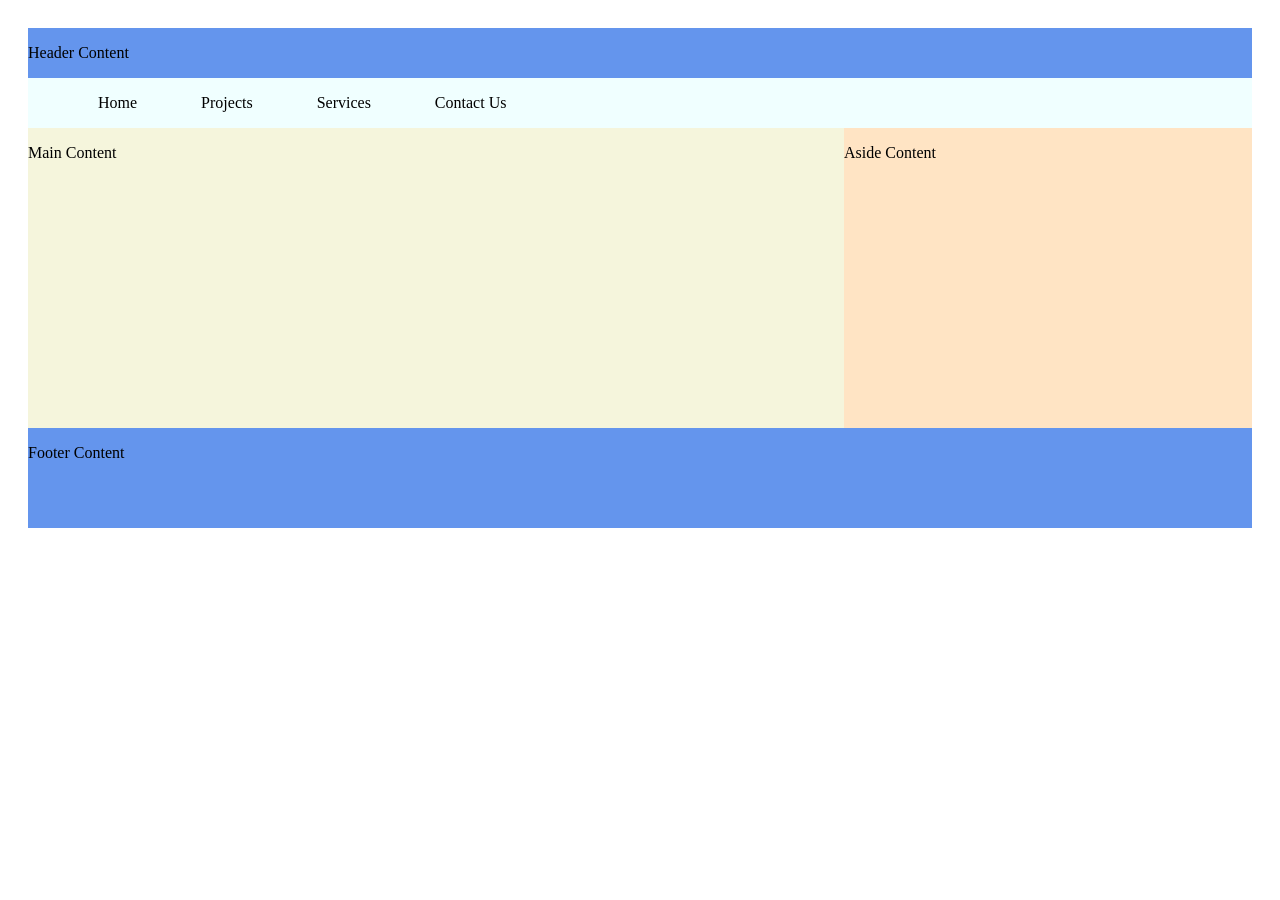
<file: week01/basic-layout.html>
<!DOCTYPE html>
<html lang="en">
<head>
    <meta charset="UTF-8">
    <meta name="viewport" content="width=device-width, initial-scale=1.0">
    <title>Henry - WDD131</title>
    <link rel="stylesheet" href="styles/layout.css">
</head>
<body>
    <header>
        <p>Header Content</p>
        <nav>
            <ul>
                <a href="">Home</a>
                <a href="">Projects</a>
                <a href="">Services</a>
                <a href="">Contact Us</a>
            </ul>
        </nav>
    </header>
    <main>
        <p>Main Content</p>
    </main>
    <aside>
        <p>Aside Content</p>
    </aside>
    <footer>
        <p>Footer Content</p>
    </footer>
</html>
</file>
<file: styles/base.css>
/* color palette url - https://coolors.co/f4806a-523a34-8a8e55-fbb04c-8390c8 | https://colorhunt.co/palette/f8ede3dfd3c3d0b8a87d6e83 */
/* https://coolors.co/a4b494-bec5ad-3b5249-519872-34252f    https://coolors.co/eef0f2-c6c7c4-a2999e-846a6a-353b3c     https://coolors.co/c5d5ea-759eb8-7392b7-b3c5d7-d8e1e9   https://coolors.co/ddd5d0-cfc0bd-b8b8aa-7f9183-586f6b   http://coolors.co/e8e8e8-bfbfbf-96939b-564256-fc814a*/

/* font-family: 'Merriweather', serif;
    font-family: 'Source Serif Pro', serif; */



body{
    font-family: "Roboto", sans-serif;
    font-weight: 400;
    background-color: #eef0f2;
    margin: 20px;
}    

header{
    background-color: #846a6a;
    margin: 5px;
    color: #fff;
}
header span{
    display: block;
    /* background-color: #a2999e; */
    text-align: center;
    padding: 20px;
}

nav{
    background-color: #353b3c;
    margin: 0 auto;
    /* flex: 1 1 auto; */
}

nav ul{
    list-style-type: none;
    display: flex;
    justify-content: space-around;
}
nav a{
    display: block;
    text-align: center;
    text-decoration: none;
    color: #fff;
    padding: 1rem;
}
a:hover{
    cursor: pointer;
    color: red;
}
/* .active{
    color: yellow;
} */


h1{
    font-family: "Montserrat", sans-serif;
    font-weight: 700;
}

main{
    max-width: 1000px;
    margin: 0 auto;
    display: grid;
    grid-template-columns: 2fr 1fr;
    grid-gap: 10px;
    
}
main h1{
    grid-column: 1/3;
}
.card{
    border: 1px solid #000;
    padding: 1rem;
    background-color: #fff;
    border-radius: 1rem;
    background-color: #eef0f2;
}
.card a:focus {
    outline: 2px solid black;
}
.card a{
    font-weight: bolder;    
}
.card li {
    padding: 1rem;
    margin-bottom: 10px;
}
img{
    width: 50%;
    display: block;
    margin: 0 auto;
}
h1, h2{
    text-align: center;
    color: #353b3c;
}
footer p{
    text-align: center;
    justify-content: space-around;
    
}
footer{
    background-color: #846a6a;
    margin: 5px;
    padding: 0.1rem;
    color: #fff;
    
}
</file>
<file: project/styles/explore-nigeria.css>
:root {
    --primary-color: #6c9a8b;
    --secondary-color: #fbf7f4;
    --accent-color: #e8998d;
    --accent-color2: #a1683a;
    --accent-color3: #eed2cc;

    --heading-font: 'Merriweather', serif;
    --body-font: 'Roboto', sans-serif;
}

* {
	margin: 0;
	padding: 0;
	box-sizing: border-box;
}

body{
    font-family: var(--body-font);
    font-weight: 400;
    margin: 0.5rem;
} 

h1, h2, h3{
    font-family: var(--heading-font);
}


header h1{
    display: block;
    /* background-color: #a2999e; */
    text-align: center;
    padding: 20px;
    font-size: 30px;
    font-weight: 900;
}

h2{
    display: block;
    background: var(--accent-color2);
    color: var(--secondary-color);
    text-align: center;
    padding: 20px;
    font-weight: 900;
}

.featured{
    max-width:1200px;
    margin:3rem auto;
    padding:1rem;
}
.featured h3{
    text-align:left;
    margin-bottom:2rem;
    margin: 10px;
    color:var(--primary-color);
}
/* small view navigation */
#menu {
	font-size: 2rem;
	border: 0;
	background: none;
	color: var(--secondary-color);
	position: absolute;
	top: 3rem;
	right: 2rem;
}

#menu::before {
	content: "☰";
}

#menu.open::before {
	content: "❌";
}

.navigation {
	display: flex;
	flex-direction: column;
	justify-content: space-around;
	list-style: none;
    
}

.navigation a {
	display: none;
	padding: 1rem;
	text-align: center;
	text-decoration: none;
    color: var(--accent2-color);
    font-size: larger;
}

/* when the button is clicked - the open class is toggled (added/removed) */
.open a {
	display: block;
}

a:hover{
    cursor: pointer;
    color: red;
}


/* Header and Footer */
header, footer{
    background-color: var(--primary-color);
    margin: 5px;
    padding: 0.5rem;
    color: #fff;
    
}
footer p{
    text-align: center;
    justify-content: space-around;
    
}
header, main, footer{
    /* max-width: 640px; */
    margin: 1rem auto;
    /* padding: 20px; */
    /* border: 1px solid #cfd8dc; */
}

/* main */
main { 
  /* max-width: 800px; */
  margin: 0 auto;
}
.label {
	font-family: Arial, sans-serif;
	font-weight: 700;
}

.visits {
	color: navy;
	font-weight: bolder;
	font-size: larger;
}

/* Hero Image */
.hero {
    margin: 10px;
}
figure{
    display: grid;
    grid-template-columns: 1fr;
    grid-gap: 20px;
    margin: 20px;
}
figure img {
    width: 100%;
    height: auto;
}
figcaption {
    margin-top: 0.5rem;
    font-weight: bold;
    text-align: center;
    color: var(--secondary-color);
}

img {
    width: 100%;
    display: block;
    margin: 0 auto;
}


.welcome{
    text-align:center;
    max-width:900px;
    margin:2rem auto;
    padding:2rem;
}

.welcome h3{
    background:var(--primary-color);
    color: var(--secondary-color);
    margin-bottom:1rem;
    border-radius: .5rem;
    padding: .5rem;
}

.welcome p{
    margin-bottom:1rem;
    line-height:1.8;
}

.cta-btn{
    display:inline-block;
    margin-top:1rem;
    padding:1rem 2rem;
    background:var(--primary-color);
    color:white;
    text-decoration:none;
    border-radius:8px;
    transition:.3s;
}

.cta-btn:hover{
    background: var(--accent-color2);
}

.cards{
    display:grid;
    grid-template-columns:
    repeat(auto-fit,minmax(300px,1fr));
    gap:2rem;
}

.card{
    background: var(--secondary-color);
    border-radius:12px;
    overflow:hidden;
    box-shadow:0 4px 12px rgba(0,0,0,.1);
    padding: 1rem;
}

.card img{
    width:100%;
    height:220px;
    object-fit:cover;
}

.card h3{
    padding:1rem 1rem .5rem;
    color:var(--accent-color2);
}

.card p{
    padding:0 1rem 1rem;
    line-height:1.6;
}


/* ================ page 2 ====================================== */

.featured{
    max-width:1200px;
    margin:3rem auto;
    padding:1rem;
}

#featuredAttraction{
    display:grid;
    grid-template-columns:
    repeat(auto-fit,minmax(300px,1fr));
    gap:2rem;
    max-width:1200px;
    margin:auto;
    padding: 20px;

}



/*================== Page 3 ========================== */

/* FAQ */

.faq{

    margin-top:3rem;

}

.faq h3{

    text-align:center;

    margin-bottom:2rem;

}

.faq-item{

    margin-bottom:1rem;

}

.guide-section{

    background:var(--accent-color3);

    padding:1.5rem;

    margin:1.5rem 0;

    border-radius:12px;

    box-shadow:0 2px 8px rgba(0,0,0,.1);

}

.guide-section h3{

    color:#6C9A8B;

    margin-bottom:.5rem;

}

.question{

    width:100%;

    text-align:left;

    padding:1rem;

    border:none;

    background:var(--accent-color3);

    color:#000;

    font-size:1rem;

    cursor:pointer;

    border-radius:8px;

}

.question:hover{

    background:var(--accent-color);

}

.answer{

    display:none;

    background:#fff;

    padding:1rem;

    border:1px solid #ddd;

    border-top:none;

    border-radius:0 0 8px 8px;

}

/* Food ===================== */

#food-container{
    display:grid;
    grid-template-columns:
    repeat(auto-fit, minmax(250px, 1fr));

    gap:2rem;

    max-width:1200px;

    margin:auto;
}
.card{
    background:white;
    border-radius:12px;
    overflow:hidden;
    box-shadow:0 3px 10px rgba(0,0,0,0.1);
    transition:.3s;
}

.card:hover{
    transform:translateY(-5px);
}

.card img{
    width:100%;
    height:200px;
    object-fit:cover;
}
.card h3{
    color:#6C9A8B;
    padding:1rem;
}
h3{

    color:#6C9A8B;
    text-align: center;
    margin-bottom:.5rem;

}

.card p{
    padding:0 1rem 1rem;
    line-height:1.5;
}
.intro{
    text-align:center;
    max-width:900px;
    margin:2rem auto;
    padding:2rem;
}

.intro h3{
    background:var(--primary-color);
    color: var(--secondary-color);
    margin-bottom:1rem;
    border-radius: .5rem;
    padding: .5rem;
}

.intro p{
    margin-bottom:1rem;
    line-height:1.8;
}


/* Form */

form{
    max-width:700px;
    margin:auto;
    background:var(--accent-color3);
    padding:2rem;
    margin: 1rem auto;
    border-radius:12px;
    box-shadow:0 2px 10px rgba(0,0,0,0.1);
}

/* ---------- SECTION GROUPING ---------- */
fieldset{
    border:none;
    margin-bottom:1rem;
}
/* ---------- LABELS ---------- */
label{
    display:block;
    margin:.5rem 0;
    font-weight:600;
}

/* ---------- INPUTS ---------- */
input, select, textarea{
    width:100%;
    padding:.8rem;
    margin-bottom:1rem;
    border:1px solid #ccc;
    border-radius:8px;
    font-size:1rem;
    /* border-radius: var(--radius); */
    /* transition:.25s; */
}

input[type="radio"],
input[type="checkbox"]{
    width:auto;
    margin-right:.5rem;
}

/* ---------- BUTTON ---------- */

input[type="submit"]{

    background: var(--accent-color);

    /* color:white; */

    border:none;

    padding:1rem;

    font-size:1rem;

    font-weight:700;

    cursor:pointer;

    transition:.3s;

}

input[type="submit"]:hover{

    background:

    var(--accent-color2);

    transform:
    translateY(-2px);

}

/* ---------- FORM CARD ---------- */




/* ---------- FOCUS ---------- */

input:focus,
select:focus,
textarea:focus{

    outline:none;

    border-color: var(--primary);

    box-shadow: 0 0 0 4px rgba(108,154,139,.15);

}


/* ---------- TEXTAREA ---------- */

textarea{

    min-height:160px;

    resize:vertical;

    /* background: #999; */

}


/* ---------- STARS ---------- */

input[type="radio"] {
	display: none;
	position: relative;
	caret-color: rgba(0, 0, 0, 0);
}

.stars {
	display: flex;
	flex-direction: row-reverse;
	justify-content: left;
}

.stars > label {
	color: var(--accent-color2);
	width: 30px;
	height: 30px;
	font-size: 2rem;
	margin-left: 5px;
	display: flex;
	align-items: center;
	caret-color: rgba(0, 0, 0, 0); /* remove blinking cursor*/
}

.stars > label:hover {
	color: #000;
}

.stars > label::before {
	content: "\2606";
}

.stars input:checked ~ label::before {
	content: "\2605";
}


/* ---------- CHECKBOX ---------- */


.checkbox-group {
	align-items: center;
}

.inline {
	display: inline;
}

/* ---------- PLACEHOLDER ---------- */

::placeholder{

    color:#999;

}

/* ---------- REQUIRED ---------- */

label::after{

    content:"";

}

label.required::after{

    content:" *";

    color:red;

}



/* Attraction --------------------- */
#featuredAttraction {
    display: grid;
    grid-template-columns:
        repeat(auto-fit, minmax(300px, 1fr));

    gap: 1.5rem;
    max-width: 1200px;
    margin: 0 auto;
}

.card {
    background: #fff;
    border-radius: 10px;
    overflow: hidden;
    box-shadow: 0 2px 8px rgba(0,0,0,.15);
    padding-bottom: 1rem;
}

.card img {
    width: 100%;
    height: 220px;
    object-fit: cover;
}

.card h2 {
    margin: 1rem;
    color: #6C9A8B;
}

.card p {
    margin: .5rem 1rem;
}
</file>
<file: project/styles/explore-nigeria-large.css>
@media screen and (min-width: 32em) {

     header{
        display: grid;
        grid-template-columns:repeat(3, 1fr);
        grid-gap: 10px;
    }
    h1{
        grid-column: 1/2;
    }

	#menu {
		display: none; /* hide hamburger button */
	}
    nav{
        grid-column: 3/4;
    }

	.navigation {
		flex-direction: row;
	}

	.navigation a {
		display: flex;
		flex: 1 1 100%;
        font-size: 1.5rem;

	}

    h1 {
		font-size: 2.5rem;
		margin-left: 0;
		text-align: center;
        grid-column: 1/3;
        padding: 10px;
	}
    header{
            font-style: oblique;
        }



    .home{
        display: grid;
        grid-template-columns: repeat(3, 1fr);
        grid-gap: 10px;

    }
    .hero{
        grid-column: 1/4;
        position: relative;
    }
    .hero img {
        width: 100%;
        height: auto;
        display: block;
    }
    h2 {
        grid-column: 1/4;
        width: 100%;
    }
    .cards{
        grid-column: 1/4;
        display: grid;
        grid-template-columns: repeat(3, 1fr);
        gap: 10px;
    }
    .featured {
        grid-column: 1/4;
    }


    .welcome{
        position: absolute;
        top: 15em;
        left: 3rem;
        width: 18rem;
        background-color: rgba(255, 255, 255, 0.7);
        backdrop-filter: blur(7px);
    }

    .welcome h3{
        margin-bottom:1rem;
        border-radius: .3rem;
        padding: .5rem;
    }

    .welcome p{
        margin-bottom:1rem;
        line-height:1.2;
        font-size: .8rem;
    }


}
</file>
<file: styles/form.css>
/* ---------- ROOT COLORS ---------- */

:root{
    --primary:#6C9A8B;
    --accent:#E8998D;
    --soft:#EED2CC;
    --background:#FBF7F4;
    --dark:#A1683A;

    --radius:12px;

    --body-font:Montserrat, sans-serif;
    --headings-font: 'Roboto', sans-serif;
}


/* ---------- RESET ---------- */

*{
    margin:0;
    padding:0;
    box-sizing:border-box;
}


/* ---------- PAGE ---------- */

body{

    font-family:var(--body-font);

    background:var(--background);

    color:#333;

    line-height:1.6;

    padding:2rem;

}


/* ---------- HEADER ---------- */

header{

    text-align:center;

    margin-bottom:2rem;

}

header h1{

    color:var(--primary);

    font-size:2rem;
    font-family:var(--headings-font);

}


/* ---------- FORM CARD ---------- */

form{

    max-width:750px;

    margin:0 auto;

    background:white;

    padding:2.5rem;

    border-radius:20px;

    box-shadow:
    0 10px 30px
    rgba(0,0,0,.08);

}


/* ---------- SECTION GROUPING ---------- */

fieldset{

    border:none;

    margin-bottom:2rem;

}

/* legend{

    font-size:1.3rem;

    font-weight:700;

    color:var(--primary);

    margin-bottom:1rem;

} */


/* ---------- LABELS ---------- */

label{

    display:block;

    margin-bottom:.5rem;

    font-weight:600;

}


/* ---------- INPUTS ---------- */

input,
select,
textarea{

    width:100%;

    padding:1rem;

    font-size:1rem;

    border: 1px solid #ddd;

    border-radius: var(--radius);

    transition:.25s;

}


/* ---------- FOCUS ---------- */

input:focus,
select:focus,
textarea:focus{

    outline:none;

    border-color: var(--primary);

    box-shadow: 0 0 0 4px rgba(108,154,139,.15);

}


/* ---------- TEXTAREA ---------- */

textarea{

    min-height:160px;

    resize:vertical;

}


/* ---------- STARS ---------- */

input[type="radio"] {
	display: none;
	position: relative;
	caret-color: rgba(0, 0, 0, 0);
}

.stars {
	display: flex;
	flex-direction: row-reverse;
	justify-content: left;
}

.stars > label {
	color: gold;
	width: 30px;
	height: 30px;
	font-size: 2rem;
	margin-left: 5px;
	display: flex;
	align-items: center;
	caret-color: rgba(0, 0, 0, 0); /* remove blinking cursor*/
}

.stars > label:hover {
	color: #000;
}

.stars > label::before {
	content: "\2606";
}

.stars input:checked ~ label::before {
	content: "\2605";
}


/* ---------- CHECKBOX ---------- */
input[type=checkbox] {
	margin-left: 10px;
}

.checkbox-group {
	align-items: center;
}

.inline {
	display: inline;
}
/* 
.features{

    display:grid;

    grid-template-columns:

    repeat(auto-fit,minmax(180px,1fr));

    gap:.8rem;

} */

/* .features div{

    display:flex;

    align-items:center;

    gap:.6rem;

} */

/* .features input{

    width:auto;

}  */


/* ---------- BUTTON ---------- */

input[type="submit"]{

    background:

    var(--primary);

    color:white;

    border:none;

    padding:1rem;

    font-size:1rem;

    font-weight:700;

    cursor:pointer;

    transition:.3s;

}

input[type="submit"]:hover{

    background:

    var(--dark);

    transform:
    translateY(-2px);

}


/* ---------- PLACEHOLDER ---------- */

::placeholder{

    color:#999;

}


/* ---------- REQUIRED ---------- */

label::after{

    content:"";

}

label.required::after{

    content:" *";

    color:red;

}


/* ---------- FOOTER ---------- */

footer{
    text-align:center;
    margin-top:2rem;
    justify-content:spa;
}

header, footer{
    padding: 1rem;
    border-radius: 10px;
    background-color: var(--soft);
}

footer p{
    font-size: 1rem;
    font-weight: 600;
    color: var(--dark);
}
</file>
<file: styles/form-large.css>
/* ---------- RESPONSIVE ---------- */

@media screen and (min-width: 500px) {
    body{

        padding:2rem;

    }

    form{

        padding:2.5rem;

    }

    .star1{

        justify-content:flex-start;

    }

}

@media screen and (min-width: 64em) {
    body{

        padding:2rem;

    }

    form{

        padding:2.5rem;

    }

    .star1{

        justify-content:flex-start;

    }

    footer{

        display:flex;

        text-align:center;

        margin-top:2rem;

        justify-content:space-between;

    }

}
</file>
<file: styles/place-base.css>
/* https://coolors.co/ffffff-40531b-618b4a-886f68-ff7f11 */

:root {
    --primary-color: #40531b;
    --secondary-color: #ffffff;
    --accent-color: #618b4a;
    --accent-color-2: #886f68;
    --accent-color-3: #ff7f11;

    --heading-font: 'Merriweather', serif;
    --body-font: 'Roboto', sans-serif;
}

* {
	margin: 0;
	padding: 0;
	box-sizing: border-box;
}
body{
    font-family: "Roboto", sans-serif;
    font-weight: 400;
    margin: 0.5rem;
}  

header, main, footer{
    /* max-width: 640px; */
    margin: 1rem auto;
    /* padding: 20px; */
    border: 1px solid #cfd8dc;
}

header h1{
    display: block;
    text-align: center;
    color: var(--secondary-color);
    font-size: 2.5rem;
    font-family: var(--heading-font);
    font-weight: 900;
}

header, footer{
    background-color: var(--primary-color);
    padding: 2rem;
}

/* Hero Image */
img {
    width: 100%;
    display: block;
    margin: 0 auto;
}


/* Main */
main {
    margin: 0 auto;
    display: block;
    border-bottom: 2px solid var(--primary-color);
}

/* Cards */
.card {
    background-color: #ffffff;
    padding: 1.5rem;
    border-radius: 10px;
    text-align: center;
    box-shadow: 0 0 10px rgba(0,0,0,0.1);
}
.weather-card {
    background-color: #ffffff;
    padding: 1.5rem;
    border-radius: 10px;
    display: block;
    box-shadow: 0 0 10px rgba(0,0,0,0.1);
    text-align: center;
}
.weather-icon {
    width: 50px;
    height: 50px;
}

/* Headings */
h2 {
    margin-bottom: 1rem;
    color: var(--primary-color);
    font-family: var(--heading-font);
}

main p{
    font-family: var(--body-font);
    color: var(--primary-color);
    line-height: 1.5;
    padding: 0.2rem;
}

footer p{
    color: var(--secondary-color);
    font-family: var(--body-font);
    text-align: center;
    font-size: 1rem;
    padding: 0.2rem;
}
</file>
<file: styles/place-large.css>
@media screen and (min-width: 500px) {
    header{
            font-style: oblique;
        }
        main{
            display: grid;
            grid-template-columns: repeat(2, 1fr);
            grid-gap: 10px;
        }
        .hero{
            grid-column: 1/3;
        }

        /* Weather pseudo-element */
        .weather-card h2::after {
            content: " ☀️";
        }
        .weather-icon{
            display: none;
        }
}

@media screen and (min-width: 64em) {
    header{
            font-style: oblique;
        }
        main{
            display: grid;
            grid-template-columns: repeat(3, 1fr);
            grid-gap: 10px;
        }
        .hero{
            grid-column: 1/4;
            position: relative;
        }
        .hero img {
            width: 100%;
            height: auto;
            display: block;
        }

        .card{
            position: absolute;
            top: 10em;
            left: 3rem;
            width: 18rem;
            background-color: rgba(255, 255, 255, 0.7);
            backdrop-filter: blur(7px);
        }
        h2{
            font-size: 1.7rem;
            background-color: var(--primary-color);
            color: var(--secondary-color);
        }

        .weather-card{
            /* grid-column: span 2; */
            position: absolute;
            bottom: auto;
            right: 3rem;

            justify-self: end;
            align-self: end;

            background-color: rgba(255, 255, 255, 0.7);
            backdrop-filter: blur(7px);
        }

        /* Weather pseudo-element */
        .weather-card h2::after {
            content: " ☀️";
        }
        .weather-icon{
            display: none;
        }
}
</file>
<file: styles/temples.css>
/* https://coolors.co/e8e8e8-bfbfbf-96939b-564256-fc814a */

:root {
    --primary-color: #fc814a;
    --secondary-color: #564256;
    --accent-color: #96939b;
    --text-color: #bfbfbf;
    --accent2-color: #e8e8e8;
}
* {
	margin: 0;
	padding: 0;
	box-sizing: border-box;
}
body{
    font-family: "Roboto", sans-serif;
    font-weight: 400;
    background-color: var(--accent2-color);
    margin: 20px;
}  

header span{
    display: block;
    /* background-color: #a2999e; */
    text-align: center;
    padding: 20px;
    font-size: 30px;
    font-weight: 900;
}

/* small view navigation */
#menu {
	font-size: 2rem;
	border: 0;
	background: none;
	color: var(--accent2-color);
	position: absolute;
	top: 3rem;
	right: 2rem;
}

#menu::before {
	content: "☰";
}

#menu.open::before {
	content: "❌";
}

.navigation {
	display: flex;
	flex-direction: column;
	justify-content: space-around;
	list-style: none;
    
}
.navigation a {
	display: none;
	padding: 1rem;
	text-align: center;
	text-decoration: none;
    color: var(--accent2-color);
    font-size: larger;
}

/* when the button is clicked - the open class is toggled (added/removed) */
.open a {
	display: block;
}
.active::before { 
	content: "📍";  /* just a wayfinding symbol for the user */
}
h1{
    text-align: center;
    color: var(--secondary-color);
}

/* nav ul{
    list-style-type: none;
    display: flex;
    justify-content: space-around;
} */

a:hover{
    cursor: pointer;
    color: red;
}

main { 
  max-width: 800px;
  margin: 0 auto;
}

figure{
    display: grid;
    grid-template-columns: 1fr;
    grid-gap: 20px;
    margin: 20px;
}
figure img {
    width: 100%;
    height: auto;
}
figcaption {
    margin-top: 0.5rem;
    font-weight: bold;
    text-align: center;
    color: var(--secondary-color);
}


header, footer{
    background-color: var(--secondary-color);
    margin: 5px;
    padding: 0.5rem;
    color: #fff;
    
}
footer p{
    text-align: center;
    justify-content: space-around;
    
}
</file>
<file: styles/temples-large.css>
/* large view navigation ************************************/
@media (min-width: 32em) {

    header{
        display: grid;
        grid-template-columns:repeat(3, 1fr);
        grid-gap: 10px;
    }
    span{
        grid-column: 1/2;
    }
	h1 {
		font-size: 2.5rem;
		margin-left: 0;
		text-align: center;
        grid-column: 1/4;
	}

	h2 {
		font-size: 2rem;
		text-align: center;
	}

	#menu {
		display: none; /* hide hamburger button */
	}
    nav{
        grid-column: 3/4;
    }

	.navigation {
		flex-direction: row;
	}

	.navigation a {
		display: flex;
		flex: 1 1 100%;
        font-size: 1.5rem;
   
	}

	main{
        display: grid;
        grid-template-columns: repeat(3, 1fr);
        margin: 0 auto;
    }
    
    figure img {
    border-radius: 10px;
    }
}
</file>
<file: project/styles/site-plan.css>
/* https://coolors.co/6c9a8b-e8998d-eed2cc-fbf7f4-a1683a */

:root {
    --primary-color: #6c9a8b;
    --secondary-color: #fbf7f4;
    --accent-color: #e8998d;
    --accent-color-2: #a1683a;
    --accent-color-3: #eed2cc;

    --heading-font: 'Merriweather', serif;
    --body-font: 'Roboto', sans-serif;
}

* {
	margin: 0;
	padding: 0;
	box-sizing: border-box;
}
body{
    font-family: "Roboto", sans-serif;
    font-weight: 400;
    margin: 0.5rem;
    background-color: var(--secondary-color);
}  

h1, h2{
    display: block;
    text-align: center;
    color: var(--primary-color);
    font-family: var(--heading-font);

}

p {
    font-family: var(--body-font);
    line-height: 1.5;
    padding: 0.2rem;
}

main {
    margin: 0 auto;
    display: block;
    border-bottom: 2px solid var(--primary-color);
}


 .color-card {
            display: flex;
            align-items: center;
            gap: 10px;

            background: white;

            padding: 20px;
            margin-bottom: 20px;

            border-radius: 10px;

            box-shadow: 0 0 8px rgba(0,0,0,0.1);
        }

.swatch {
    width: 50px;
    height: 50px;

    border-radius: 8px;

    flex-shrink: 0;
}

.green {
    background-color: #6C9A8B;
}

.offwhite {
    background-color: #FBF7F4;
    border: 1px solid #ccc;
}

.coral {
    background-color: #E8998D;
}

.brown {
    background-color: #A1683A;
}

.blush {
    background-color: #EED2CC;
}
img {
    width: 40%;
    display: block;
    margin: 0 auto;
}
figure {
    margin: 20px auto;
    text-align: center;
}

.section {
    text-align: center;
    margin: 20px auto;
}


@media screen and (min-width: 500px) {
    /* main{
        display: grid;
        grid-template-columns: repeat(2, 1fr);
        grid-gap: 20px;
    } */
    .color-card {
        flex-direction: column;
    }
    p {
        padding: 0.5rem;
    }
    h1, h2, h3 {
        font-size: 2rem;
    }

}
</file>
<file: week01/styles/layout.css>
body{
    padding: 20px;
    display: grid;
    /* background-color: beige; */
    grid-template-columns: 1fr 1fr 1fr;
    
}
header{
    background-color: cornflowerblue;
    grid-column: 1/4;
    min-height: 100px;
    /* padding: 20px; */
}
nav{
    /* background-color: black; */
    display: flex;
    background-color: azure;
    min-height: 40px;
    /* margin: 0 auto 2rem; */
}

nav a{
    color: black;
    padding: 30px;
    text-decoration: none;
    justify-content: space-around;
    text-align: center;
    /* flex: 1 1 auto; */
    /* display: block; */
}

main{
    grid-column: 1/3;
    background-color: beige;
    min-height: 300px;
}
aside{
    background-color: bisque;
    min-height: 300px;
}

footer{
    grid-column: 1/4;
    background-color: cornflowerblue;
    min-height: 100px;
    /* border: 1px solid red; */
}
</file>
